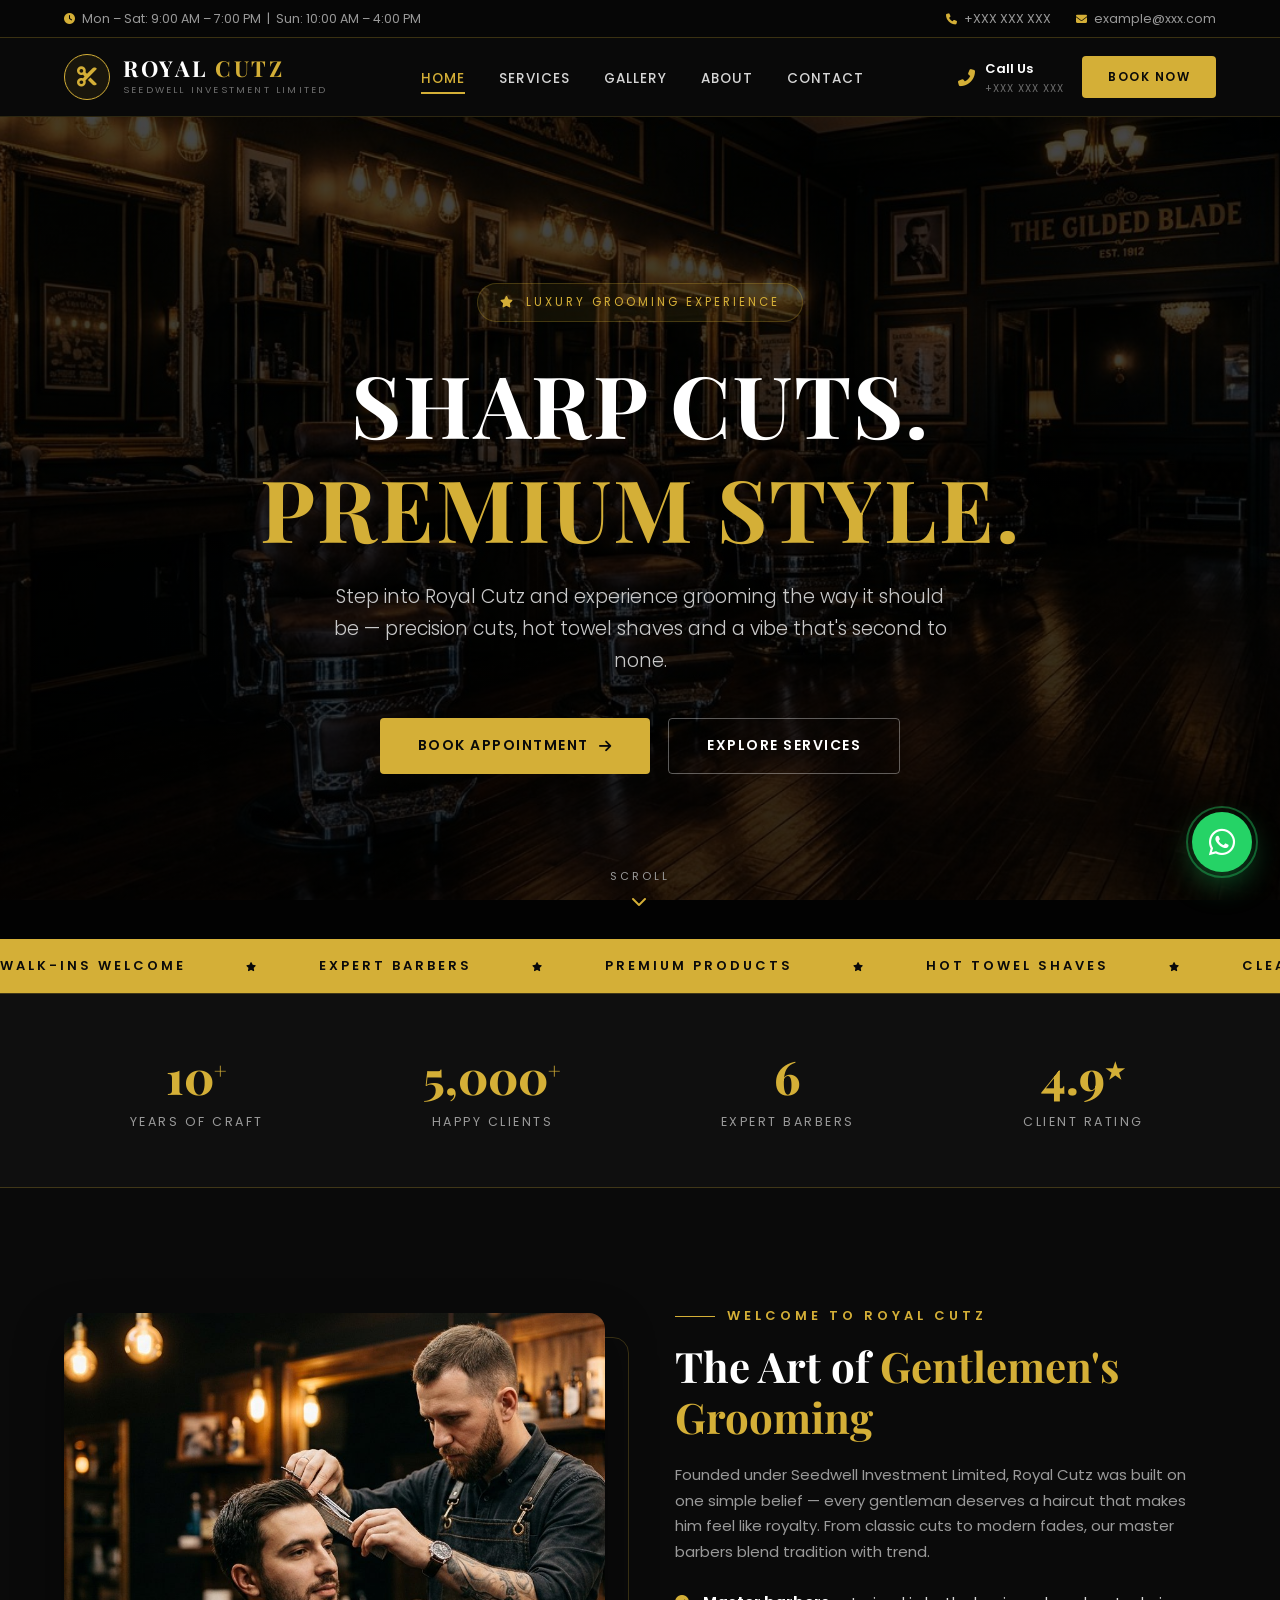
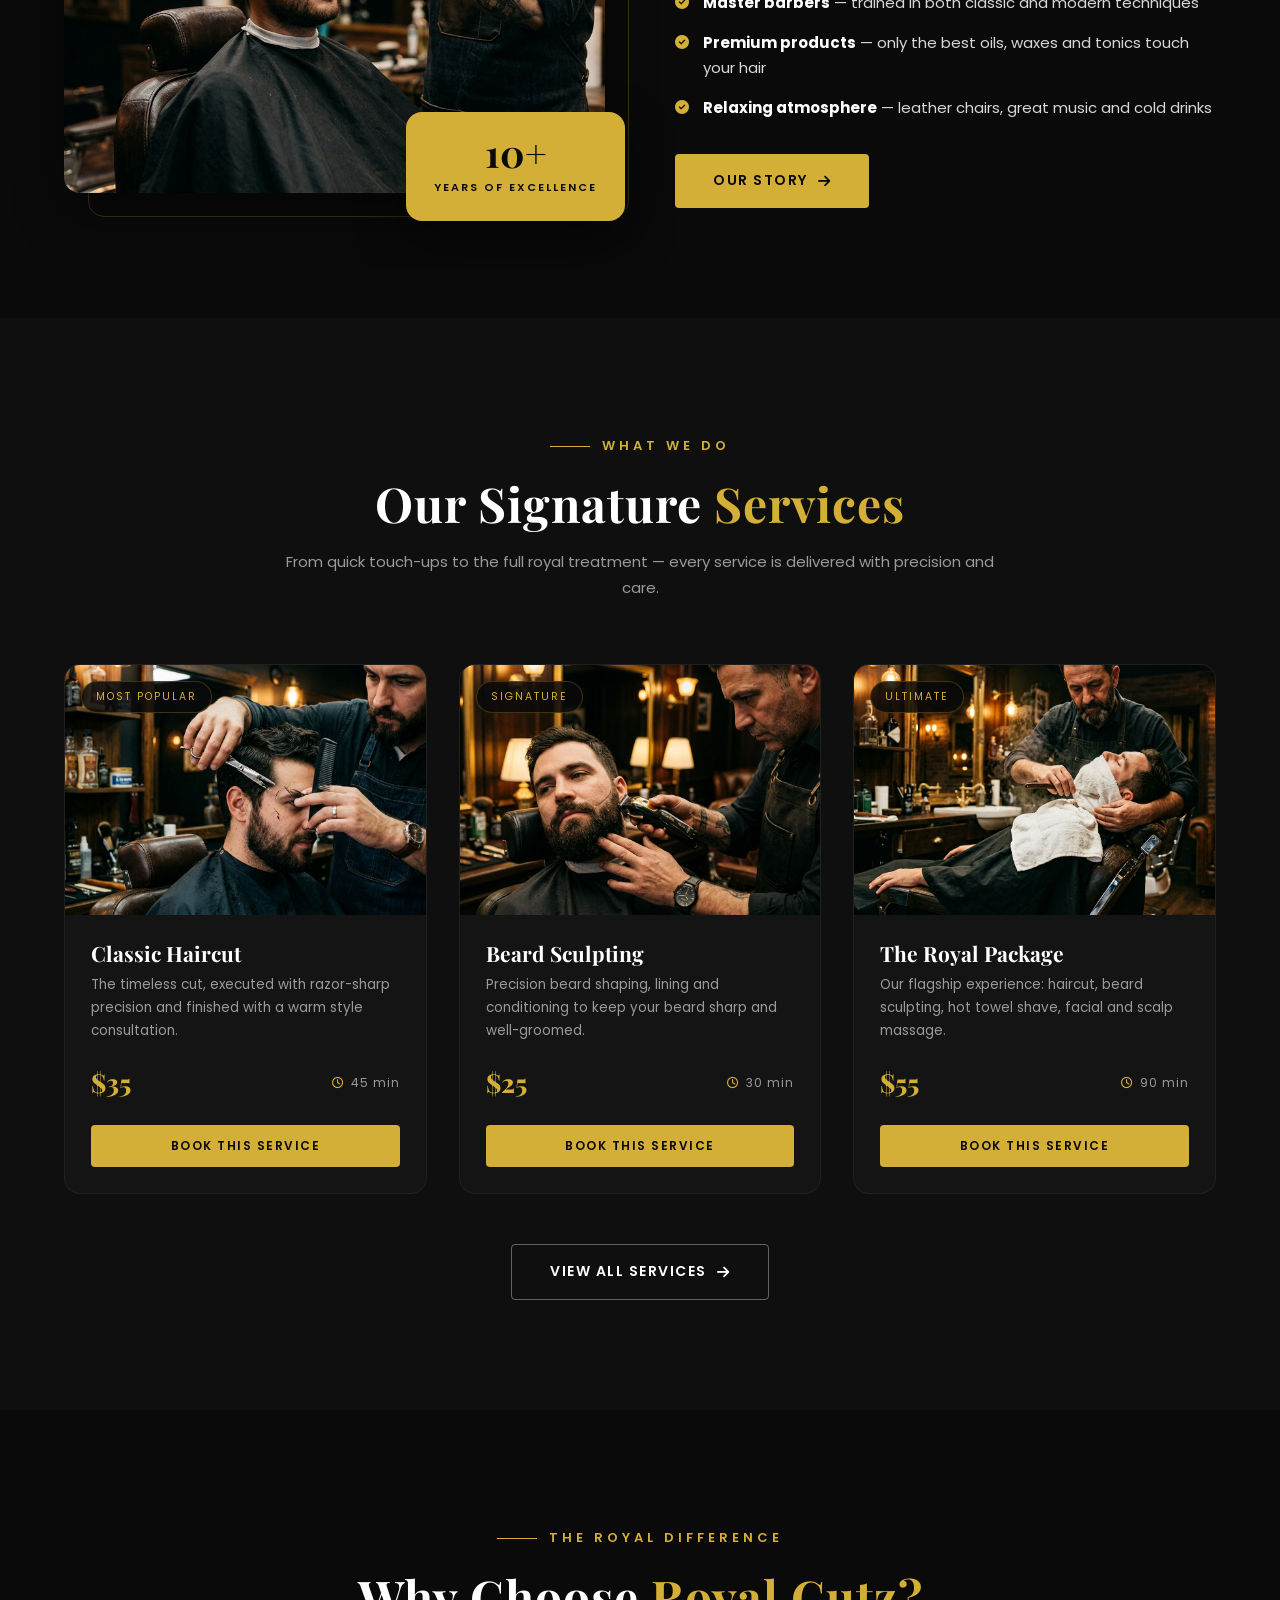
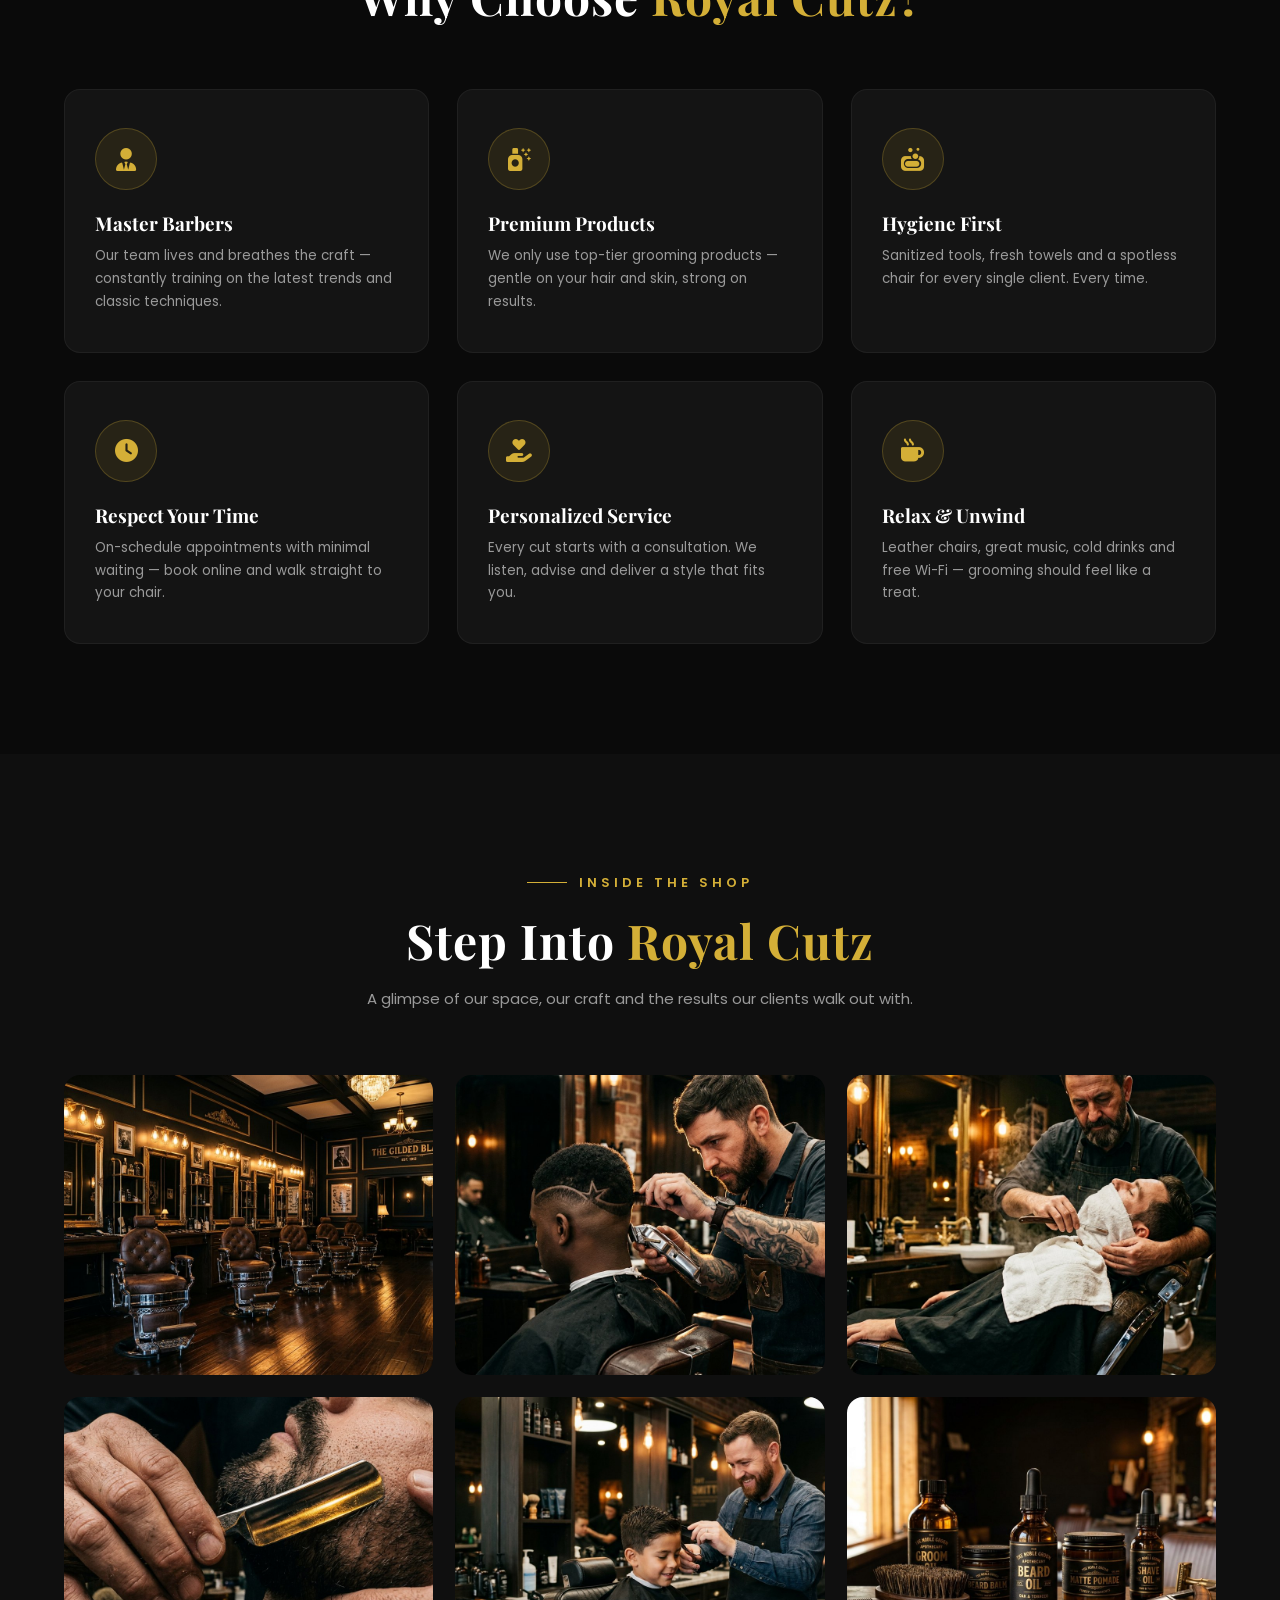
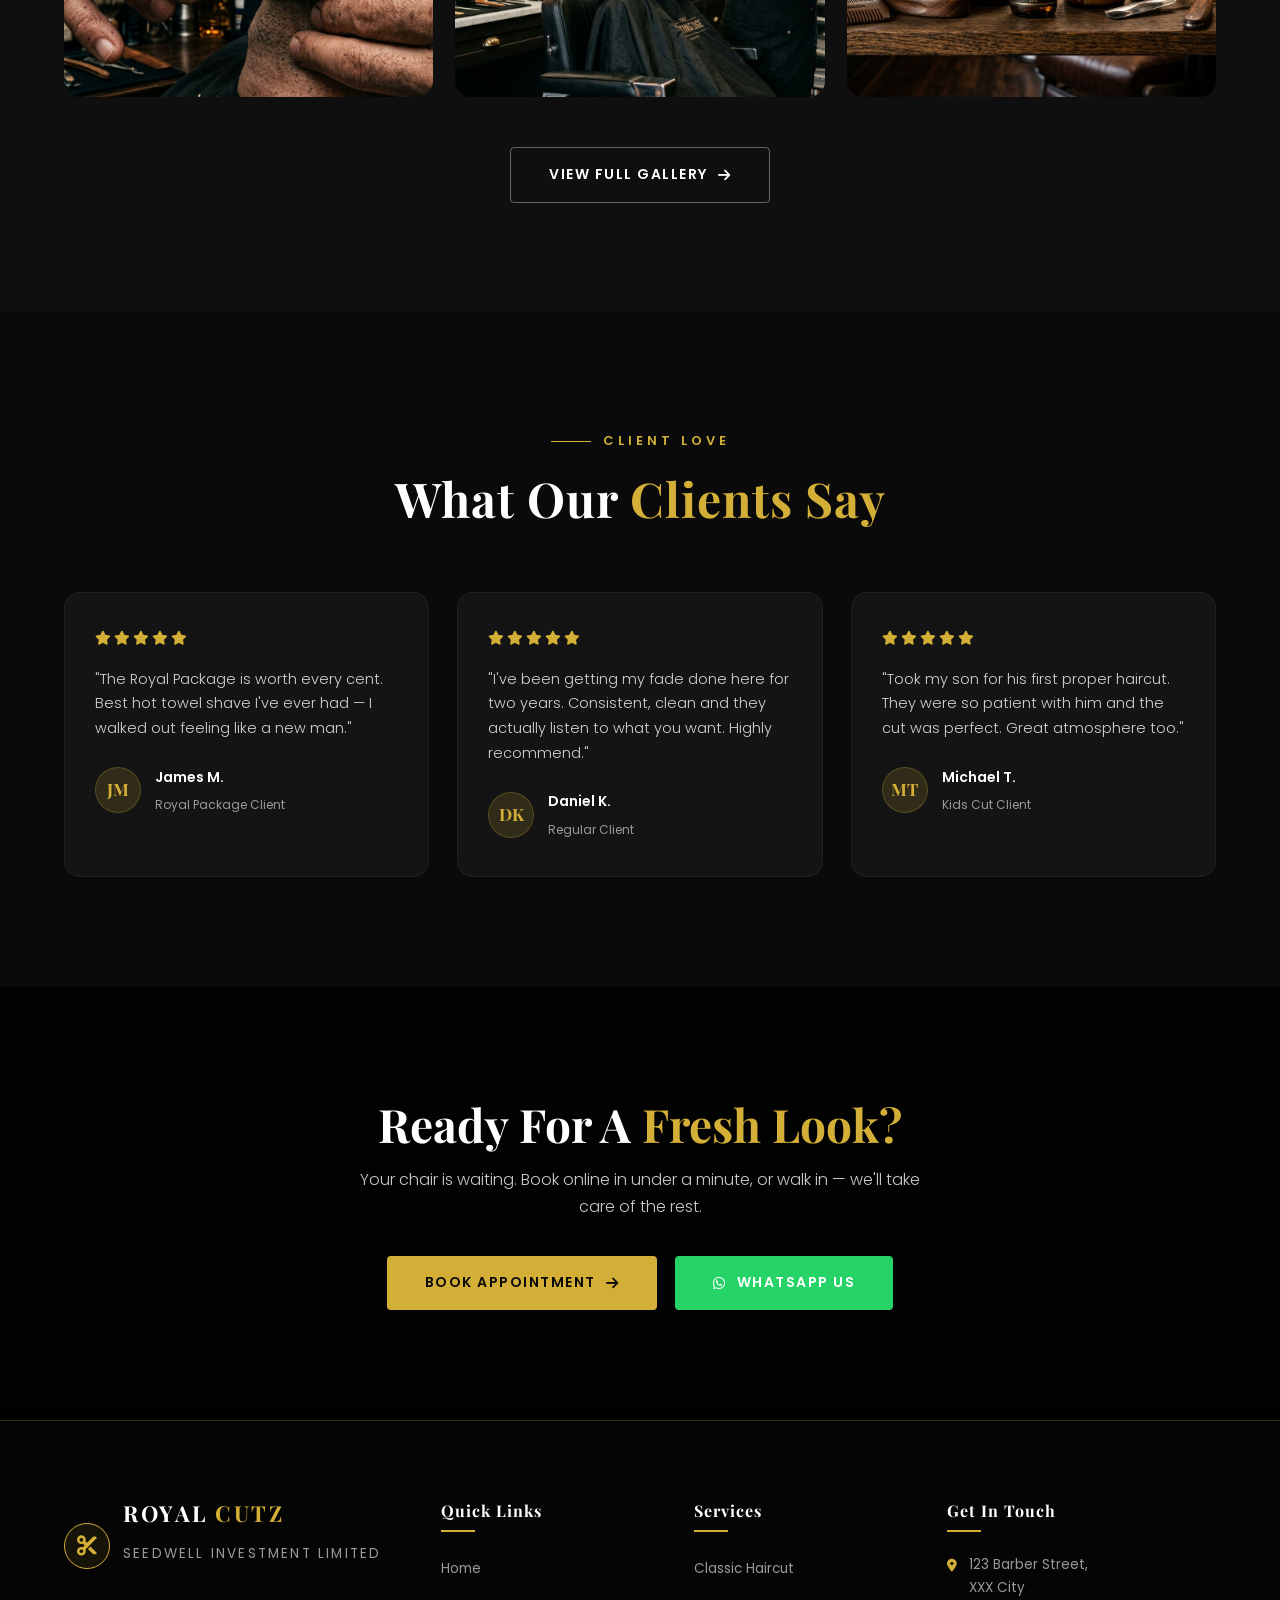
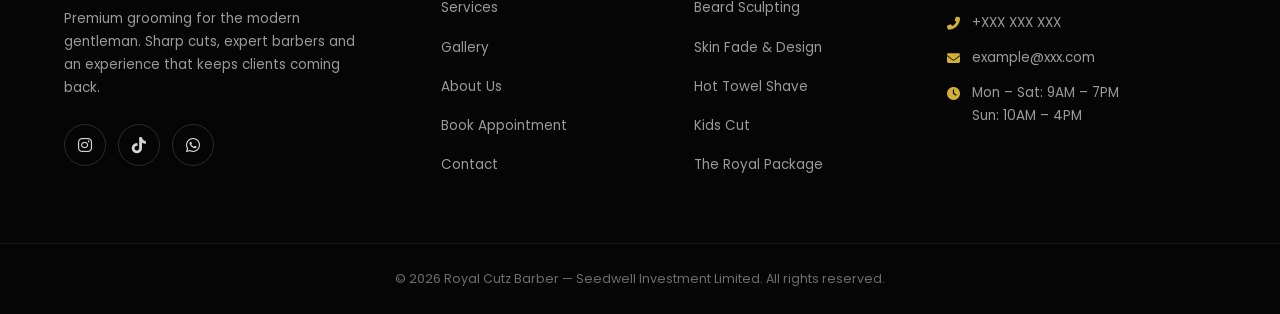
<file: index.html>
<!DOCTYPE html>
<html lang="en">
<head>
    <meta charset="UTF-8">
    <meta name="viewport" content="width=device-width, initial-scale=1.0">
    <title>Royal Cutz — Premium Barbershop | Seedwell Investment Limited</title>
    <meta name="description" content="Royal Cutz is a premium barbershop offering classic haircuts, beard sculpting, hot towel shaves and the royal grooming experience. Book your appointment today.">
    <meta name="theme-color" content="#0A0A0A">
    <meta property="og:title" content="Royal Cutz — Premium Barbershop">
    <meta property="og:description" content="Sharp cuts. Premium style. Book your appointment at Royal Cutz today.">
    <meta property="og:image" content="assets/images/hero.jpg">
    <meta property="og:type" content="website">
    <link rel="icon" type="image/svg+xml" href="assets/images/favicon.svg">
    <link rel="preconnect" href="https://fonts.googleapis.com">
    <link rel="preconnect" href="https://fonts.gstatic.com" crossorigin>
    <link href="https://fonts.googleapis.com/css2?family=Playfair+Display:wght@400;500;600;700;800&family=Poppins:wght@300;400;500;600;700&display=swap" rel="stylesheet">
    <link rel="stylesheet" href="https://cdnjs.cloudflare.com/ajax/libs/font-awesome/6.5.1/css/all.min.css">
    <link rel="stylesheet" href="assets/css/style.css">
</head>
<body>

    <!-- Top contact strip -->
    <div class="topbar">
        <div class="topbar-inner">
            <span><i class="fas fa-clock"></i>Mon – Sat: 9:00 AM – 7:00 PM &nbsp;|&nbsp; Sun: 10:00 AM – 4:00 PM</span>
            <span class="tb-right">
                <a href="tel:XXXXXXXXXXX"><i class="fas fa-phone"></i>+XXX XXX XXX</a>
                <a href="mailto:example@xxx.com" style="margin-left:22px"><i class="fas fa-envelope"></i>example@xxx.com</a>
            </span>
        </div>
    </div>

    <!-- Header -->
    <header class="site-header">
        <div class="nav-inner">
            <a href="index.html" class="brand">
                <span class="brand-icon"><i class="fas fa-cut"></i></span>
                <span>
                    <h1>ROYAL <span>CUTZ</span></h1>
                    <p>Seedwell Investment Limited</p>
                </span>
            </a>
            <nav>
                <ul class="nav-links">
                    <li><a href="index.html" class="active">Home</a></li>
                    <li><a href="services.html">Services</a></li>
                    <li><a href="gallery.html">Gallery</a></li>
                    <li><a href="about.html">About</a></li>
                    <li><a href="contact.html">Contact</a></li>
                </ul>
            </nav>
            <div class="nav-cta">
                <a href="tel:XXXXXXXXXXX" class="nav-phone"><i class="fas fa-phone-alt"></i><span>Call Us<small>+XXX XXX XXX</small></span></a>
                <a href="booking.html" class="btn btn-gold btn-sm">Book Now</a>
            </div>
            <button class="hamburger" id="hamburger" aria-label="Open menu">
                <span></span><span></span><span></span>
            </button>
        </div>
    </header>

    <!-- Mobile menu -->
    <div class="mobile-menu" id="mobileMenu">
        <a href="index.html" class="active">Home</a>
        <a href="services.html">Services</a>
        <a href="gallery.html">Gallery</a>
        <a href="about.html">About</a>
        <a href="booking.html">Book Now</a>
        <a href="contact.html">Contact</a>
        <a href="booking.html" class="btn btn-gold mm-cta">Book Appointment</a>
        <div class="mm-social">
            <a href="#" aria-label="Instagram"><i class="fab fa-instagram"></i></a>
            <a href="#" aria-label="TikTok"><i class="fab fa-tiktok"></i></a>
            <a href="#" aria-label="WhatsApp"><i class="fab fa-whatsapp"></i></a>
        </div>
    </div>

    <!-- Hero -->
    <section class="hero">
        <div class="hero-content">
            <span class="hero-badge"><i class="fas fa-star"></i> Luxury Grooming Experience</span>
            <h1>SHARP CUTS.<br><span>PREMIUM STYLE.</span></h1>
            <p>Step into Royal Cutz and experience grooming the way it should be — precision cuts, hot towel shaves and a vibe that's second to none.</p>
            <div class="hero-actions">
                <a href="booking.html" class="btn btn-gold">Book Appointment <i class="fas fa-arrow-right"></i></a>
                <a href="services.html" class="btn btn-outline">Explore Services</a>
            </div>
        </div>
        <a href="#stats" class="hero-scroll">Scroll <i class="fas fa-chevron-down"></i></a>
    </section>

    <!-- Marquee -->
    <div class="marquee">
        <div class="marquee-track">
            <span>Walk-Ins Welcome <i class="fas fa-star"></i> Expert Barbers <i class="fas fa-star"></i> Premium Products <i class="fas fa-star"></i> Hot Towel Shaves <i class="fas fa-star"></i> Clean Environment <i class="fas fa-star"></i> Walk-Ins Welcome <i class="fas fa-star"></i> Expert Barbers <i class="fas fa-star"></i> Premium Products <i class="fas fa-star"></i> Hot Towel Shaves <i class="fas fa-star"></i> Clean Environment <i class="fas fa-star"></i></span>
        </div>
    </div>

    <!-- Stats -->
    <section class="stats-bar" id="stats">
        <div class="container">
            <div class="stats-grid">
                <div class="stat reveal"><h3>10<sup>+</sup></h3><p>Years of Craft</p></div>
                <div class="stat reveal reveal-delay-1"><h3>5,000<sup>+</sup></h3><p>Happy Clients</p></div>
                <div class="stat reveal reveal-delay-2"><h3>6</h3><p>Expert Barbers</p></div>
                <div class="stat reveal reveal-delay-3"><h3>4.9<sup>★</sup></h3><p>Client Rating</p></div>
            </div>
        </div>
    </section>

    <!-- About preview -->
    <section class="section">
        <div class="container">
            <div class="split">
                <div class="split-media reveal">
                    <img src="assets/images/barber-working.jpg" alt="Barber at work in Royal Cutz barbershop">
                    <div class="exp-badge"><strong>10+</strong><span>Years of Excellence</span></div>
                </div>
                <div class="split-copy reveal reveal-delay-1">
                    <span class="eyebrow">Welcome to Royal Cutz</span>
                    <h2>The Art of <span>Gentlemen's Grooming</span></h2>
                    <p>Founded under Seedwell Investment Limited, Royal Cutz was built on one simple belief — every gentleman deserves a haircut that makes him feel like royalty. From classic cuts to modern fades, our master barbers blend tradition with trend.</p>
                    <ul class="split-list">
                        <li><i class="fas fa-check-circle"></i><span><strong>Master barbers</strong> — trained in both classic and modern techniques</span></li>
                        <li><i class="fas fa-check-circle"></i><span><strong>Premium products</strong> — only the best oils, waxes and tonics touch your hair</span></li>
                        <li><i class="fas fa-check-circle"></i><span><strong>Relaxing atmosphere</strong> — leather chairs, great music and cold drinks</span></li>
                    </ul>
                    <a href="about.html" class="btn btn-gold">Our Story <i class="fas fa-arrow-right"></i></a>
                </div>
            </div>
        </div>
    </section>

    <!-- Services preview -->
    <section class="section section-alt">
        <div class="container">
            <div class="section-head reveal">
                <span class="eyebrow">What We Do</span>
                <h2>Our Signature <span>Services</span></h2>
                <p>From quick touch-ups to the full royal treatment — every service is delivered with precision and care.</p>
            </div>
            <div class="services-grid">
                <div class="service-card reveal">
                    <div class="service-media">
                        <span class="service-tag">Most Popular</span>
                        <img src="assets/images/classic-haircut.jpg" alt="Classic haircut">
                    </div>
                    <div class="service-info">
                        <h3>Classic Haircut</h3>
                        <p>The timeless cut, executed with razor-sharp precision and finished with a warm style consultation.</p>
                        <div class="service-meta">
                            <span class="service-price">$35</span>
                            <span class="service-duration"><i class="far fa-clock"></i>45 min</span>
                        </div>
                        <button class="btn btn-gold" onclick="bookService('Classic Haircut')">Book This Service</button>
                    </div>
                </div>
                <div class="service-card reveal reveal-delay-1">
                    <div class="service-media">
                        <span class="service-tag">Signature</span>
                        <img src="assets/images/beard-trim.jpg" alt="Beard sculpting">
                    </div>
                    <div class="service-info">
                        <h3>Beard Sculpting</h3>
                        <p>Precision beard shaping, lining and conditioning to keep your beard sharp and well-groomed.</p>
                        <div class="service-meta">
                            <span class="service-price">$25</span>
                            <span class="service-duration"><i class="far fa-clock"></i>30 min</span>
                        </div>
                        <button class="btn btn-gold" onclick="bookService('Beard Sculpting')">Book This Service</button>
                    </div>
                </div>
                <div class="service-card reveal reveal-delay-2">
                    <div class="service-media">
                        <span class="service-tag">Ultimate</span>
                        <img src="assets/images/hot-towel-shave.jpg" alt="The Royal Package">
                    </div>
                    <div class="service-info">
                        <h3>The Royal Package</h3>
                        <p>Our flagship experience: haircut, beard sculpting, hot towel shave, facial and scalp massage.</p>
                        <div class="service-meta">
                            <span class="service-price">$55</span>
                            <span class="service-duration"><i class="far fa-clock"></i>90 min</span>
                        </div>
                        <button class="btn btn-gold" onclick="bookService('The Royal Package')">Book This Service</button>
                    </div>
                </div>
            </div>
            <div style="text-align:center;margin-top:50px" class="reveal">
                <a href="services.html" class="btn btn-outline">View All Services <i class="fas fa-arrow-right"></i></a>
            </div>
        </div>
    </section>

    <!-- Why choose us -->
    <section class="section">
        <div class="container">
            <div class="section-head reveal">
                <span class="eyebrow">The Royal Difference</span>
                <h2>Why Choose <span>Royal Cutz?</span></h2>
            </div>
            <div class="features-grid">
                <div class="feature-card reveal"><div class="feature-icon"><i class="fas fa-user-tie"></i></div><h3>Master Barbers</h3><p>Our team lives and breathes the craft — constantly training on the latest trends and classic techniques.</p></div>
                <div class="feature-card reveal reveal-delay-1"><div class="feature-icon"><i class="fas fa-spray-can-sparkles"></i></div><h3>Premium Products</h3><p>We only use top-tier grooming products — gentle on your hair and skin, strong on results.</p></div>
                <div class="feature-card reveal reveal-delay-2"><div class="feature-icon"><i class="fas fa-soap"></i></div><h3>Hygiene First</h3><p>Sanitized tools, fresh towels and a spotless chair for every single client. Every time.</p></div>
                <div class="feature-card reveal"><div class="feature-icon"><i class="fas fa-clock"></i></div><h3>Respect Your Time</h3><p>On-schedule appointments with minimal waiting — book online and walk straight to your chair.</p></div>
                <div class="feature-card reveal reveal-delay-1"><div class="feature-icon"><i class="fas fa-hand-holding-heart"></i></div><h3>Personalized Service</h3><p>Every cut starts with a consultation. We listen, advise and deliver a style that fits you.</p></div>
                <div class="feature-card reveal reveal-delay-2"><div class="feature-icon"><i class="fas fa-mug-hot"></i></div><h3>Relax & Unwind</h3><p>Leather chairs, great music, cold drinks and free Wi-Fi — grooming should feel like a treat.</p></div>
            </div>
        </div>
    </section>

    <!-- Gallery strip -->
    <section class="section section-alt">
        <div class="container">
            <div class="section-head reveal">
                <span class="eyebrow">Inside The Shop</span>
                <h2>Step Into <span>Royal Cutz</span></h2>
                <p>A glimpse of our space, our craft and the results our clients walk out with.</p>
            </div>
            <div class="gallery-grid">
                <a href="gallery.html" class="gallery-item reveal"><img src="assets/images/hero.jpg" alt="Royal Cutz interior"><span class="gallery-caption"><h4>The Chair Room</h4><span>Our Space</span></span></a>
                <a href="gallery.html" class="gallery-item reveal reveal-delay-1"><img src="assets/images/hair-design.jpg" alt="Skin fade with design"><span class="gallery-caption"><h4>Fade & Design</h4><span>Our Work</span></span></a>
                <a href="gallery.html" class="gallery-item reveal reveal-delay-2"><img src="assets/images/hot-towel-shave.jpg" alt="Hot towel shave"><span class="gallery-caption"><h4>Hot Towel Shave</h4><span>Signature</span></span></a>
                <a href="gallery.html" class="gallery-item reveal"><img src="assets/images/straight-razor.jpg" alt="Straight razor detail"><span class="gallery-caption"><h4>Precision Tools</h4><span>Our Craft</span></span></a>
                <a href="gallery.html" class="gallery-item reveal reveal-delay-1"><img src="assets/images/kids-cut.jpg" alt="Kids haircut"><span class="gallery-caption"><h4>Little Gentlemen</h4><span>Kids Cuts</span></span></a>
                <a href="gallery.html" class="gallery-item reveal reveal-delay-2"><img src="assets/images/products.jpg" alt="Premium grooming products"><span class="gallery-caption"><h4>Premium Products</h4><span>We Use</span></span></a>
            </div>
            <div style="text-align:center;margin-top:50px" class="reveal">
                <a href="gallery.html" class="btn btn-outline">View Full Gallery <i class="fas fa-arrow-right"></i></a>
            </div>
        </div>
    </section>

    <!-- Testimonials -->
    <section class="section">
        <div class="container">
            <div class="section-head reveal">
                <span class="eyebrow">Client Love</span>
                <h2>What Our <span>Clients Say</span></h2>
            </div>
            <div class="testimonials-grid">
                <div class="testimonial-card reveal">
                    <div class="testimonial-stars"><i class="fas fa-star"></i><i class="fas fa-star"></i><i class="fas fa-star"></i><i class="fas fa-star"></i><i class="fas fa-star"></i></div>
                    <blockquote>"The Royal Package is worth every cent. Best hot towel shave I've ever had — I walked out feeling like a new man."</blockquote>
                    <div class="testimonial-author"><span class="t-avatar">JM</span><span><span class="t-name">James M.</span><br><span class="t-role">Royal Package Client</span></span></div>
                </div>
                <div class="testimonial-card reveal reveal-delay-1">
                    <div class="testimonial-stars"><i class="fas fa-star"></i><i class="fas fa-star"></i><i class="fas fa-star"></i><i class="fas fa-star"></i><i class="fas fa-star"></i></div>
                    <blockquote>"I've been getting my fade done here for two years. Consistent, clean and they actually listen to what you want. Highly recommend."</blockquote>
                    <div class="testimonial-author"><span class="t-avatar">DK</span><span><span class="t-name">Daniel K.</span><br><span class="t-role">Regular Client</span></span></div>
                </div>
                <div class="testimonial-card reveal reveal-delay-2">
                    <div class="testimonial-stars"><i class="fas fa-star"></i><i class="fas fa-star"></i><i class="fas fa-star"></i><i class="fas fa-star"></i><i class="fas fa-star"></i></div>
                    <blockquote>"Took my son for his first proper haircut. They were so patient with him and the cut was perfect. Great atmosphere too."</blockquote>
                    <div class="testimonial-author"><span class="t-avatar">MT</span><span><span class="t-name">Michael T.</span><br><span class="t-role">Kids Cut Client</span></span></div>
                </div>
            </div>
        </div>
    </section>

    <!-- CTA banner -->
    <section class="cta-banner">
        <div class="container reveal">
            <h2>Ready For A <span>Fresh Look?</span></h2>
            <p>Your chair is waiting. Book online in under a minute, or walk in — we'll take care of the rest.</p>
            <div class="cta-actions">
                <a href="booking.html" class="btn btn-gold">Book Appointment <i class="fas fa-arrow-right"></i></a>
                <a href="#" class="btn btn-whatsapp" onclick="openWhatsApp(); return false;"><i class="fab fa-whatsapp"></i> WhatsApp Us</a>
            </div>
        </div>
    </section>

    <!-- Footer -->
    <footer class="site-footer">
        <div class="container">
            <div class="footer-grid">
                <div class="footer-brand">
                    <a href="index.html" class="brand">
                        <span class="brand-icon"><i class="fas fa-cut"></i></span>
                        <span><h1>ROYAL <span>CUTZ</span></h1><p>Seedwell Investment Limited</p></span>
                    </a>
                    <p>Premium grooming for the modern gentleman. Sharp cuts, expert barbers and an experience that keeps clients coming back.</p>
                    <div class="footer-social">
                        <a href="#" aria-label="Instagram"><i class="fab fa-instagram"></i></a>
                        <a href="#" aria-label="TikTok"><i class="fab fa-tiktok"></i></a>
                        <a href="#" aria-label="WhatsApp"><i class="fab fa-whatsapp"></i></a>
                    </div>
                </div>
                <div class="footer-col">
                    <h4>Quick Links</h4>
                    <ul>
                        <li><a href="index.html">Home</a></li>
                        <li><a href="services.html">Services</a></li>
                        <li><a href="gallery.html">Gallery</a></li>
                        <li><a href="about.html">About Us</a></li>
                        <li><a href="booking.html">Book Appointment</a></li>
                        <li><a href="contact.html">Contact</a></li>
                    </ul>
                </div>
                <div class="footer-col">
                    <h4>Services</h4>
                    <ul>
                        <li><a href="services.html">Classic Haircut</a></li>
                        <li><a href="services.html">Beard Sculpting</a></li>
                        <li><a href="services.html">Skin Fade & Design</a></li>
                        <li><a href="services.html">Hot Towel Shave</a></li>
                        <li><a href="services.html">Kids Cut</a></li>
                        <li><a href="services.html">The Royal Package</a></li>
                    </ul>
                </div>
                <div class="footer-col">
                    <h4>Get In Touch</h4>
                    <ul class="footer-contact">
                        <li><i class="fas fa-map-marker-alt"></i><span>123 Barber Street,<br>XXX City</span></li>
                        <li><i class="fas fa-phone-alt"></i><a href="tel:XXXXXXXXXXX">+XXX XXX XXX</a></li>
                        <li><i class="fas fa-envelope"></i><a href="mailto:example@xxx.com">example@xxx.com</a></li>
                        <li><i class="fas fa-clock"></i><span>Mon – Sat: 9AM – 7PM<br>Sun: 10AM – 4PM</span></li>
                    </ul>
                </div>
            </div>
        </div>
        <div class="footer-bottom">
            <div class="container">
                <p>© <span data-year>2026</span> Royal Cutz Barber — Seedwell Investment Limited. All rights reserved.</p>
            </div>
        </div>
    </footer>

    <a href="#" class="whatsapp-float" onclick="openWhatsApp(); return false;" aria-label="Chat on WhatsApp"><i class="fab fa-whatsapp"></i></a>
    <button class="to-top" id="toTop" aria-label="Back to top"><i class="fas fa-chevron-up"></i></button>

    <script src="assets/js/main.js"></script>
</body>
</html>
</file>
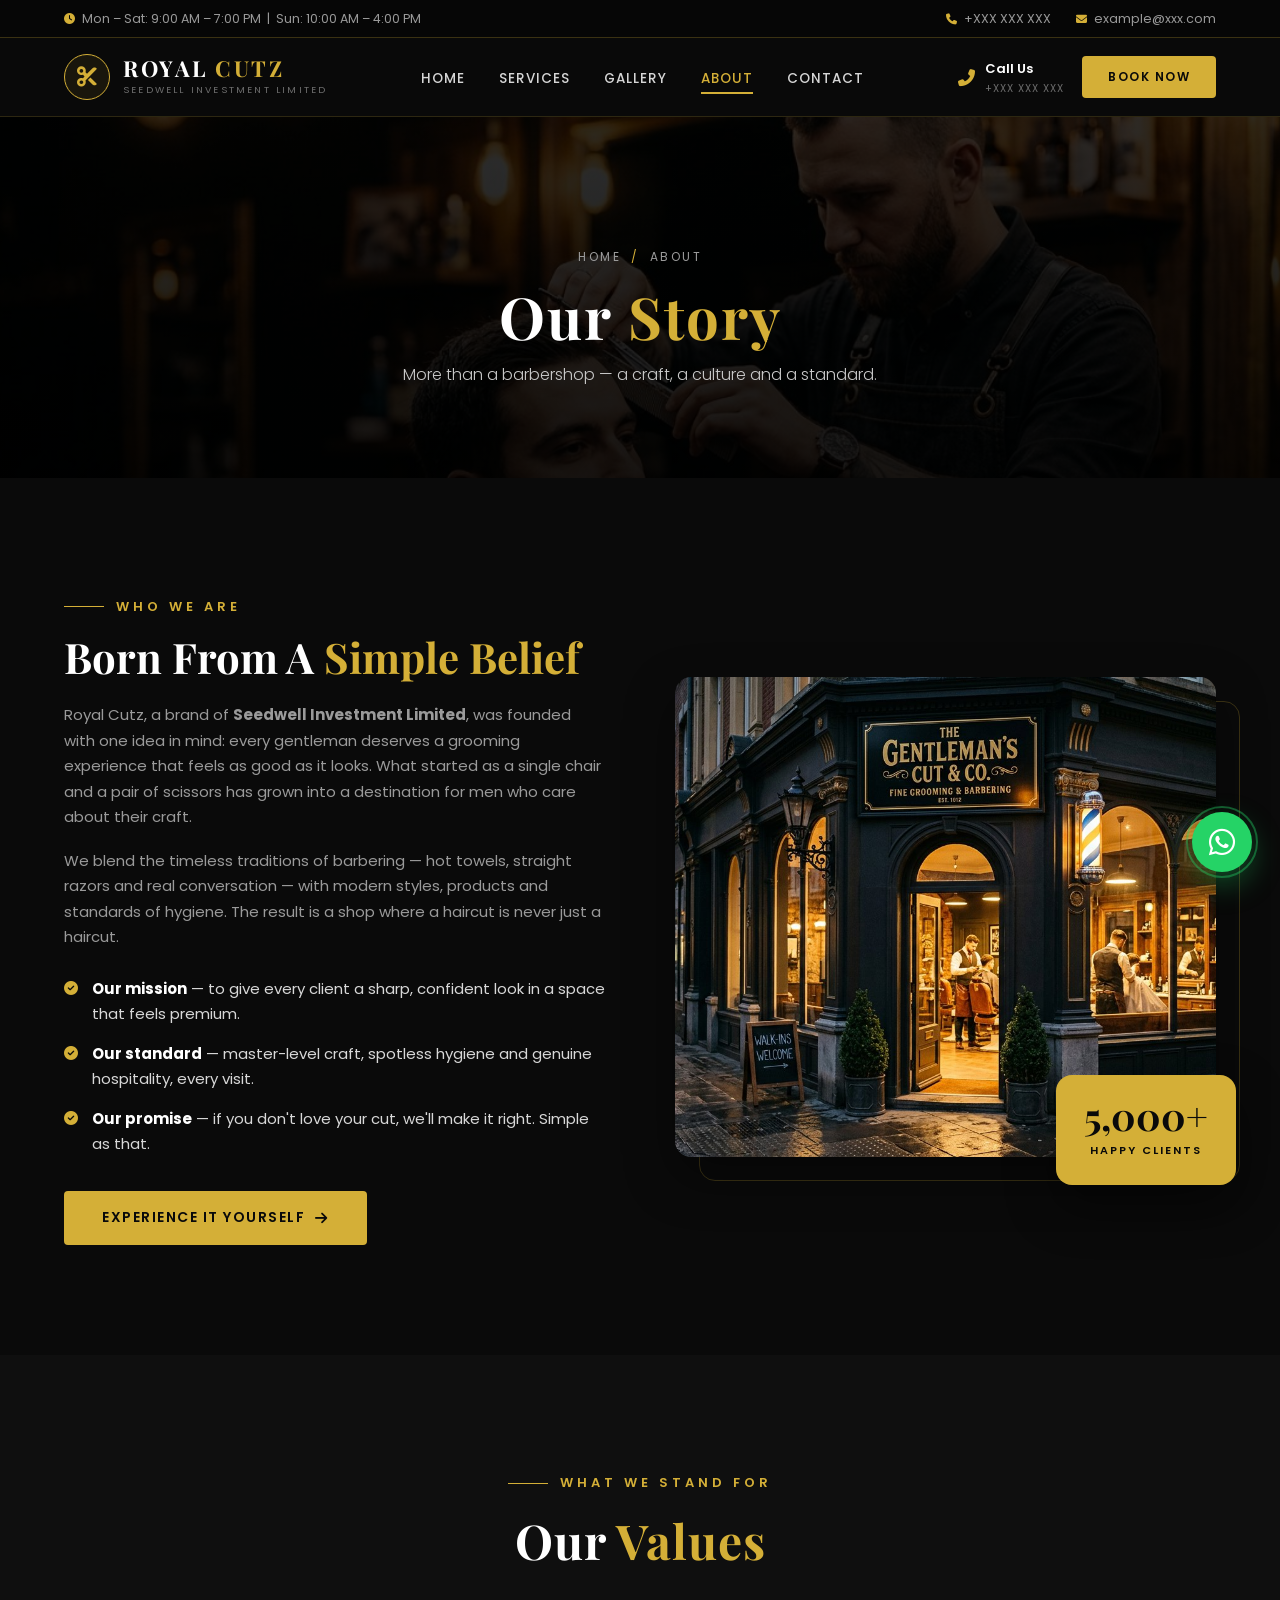
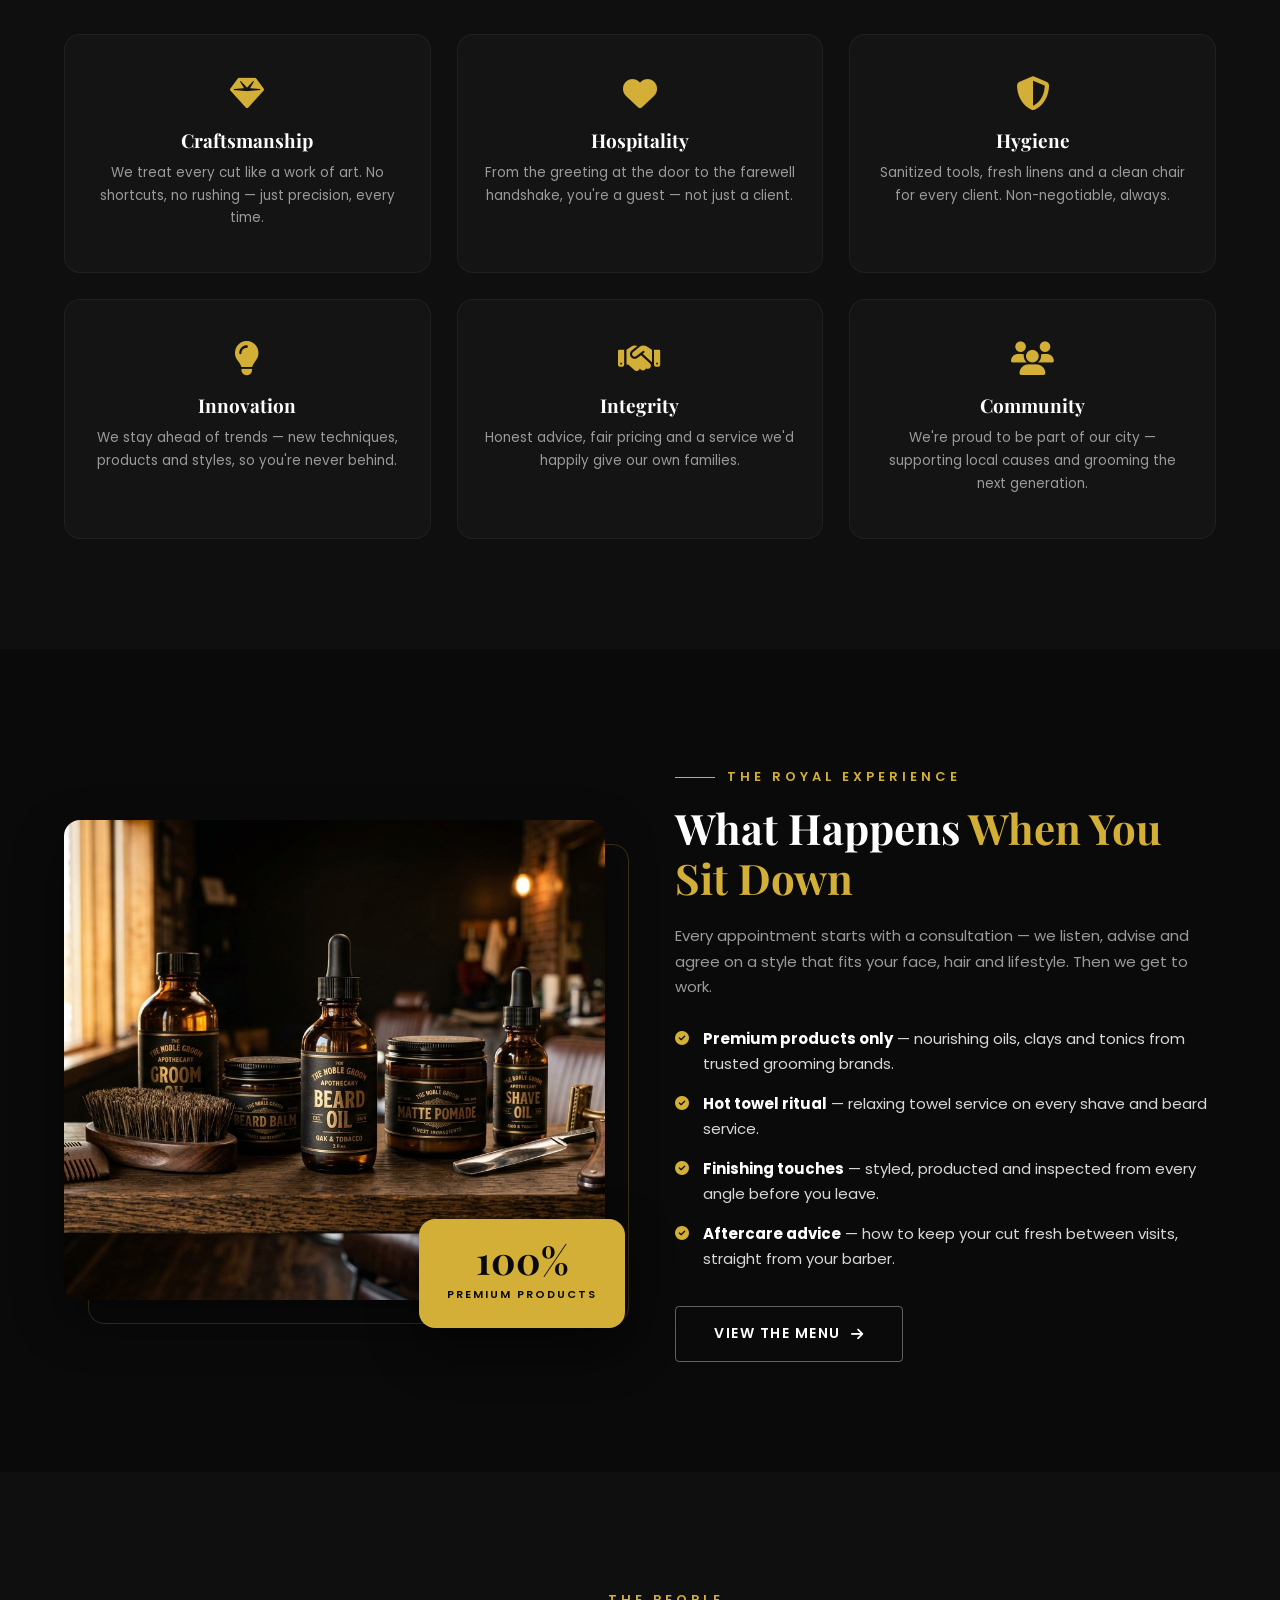
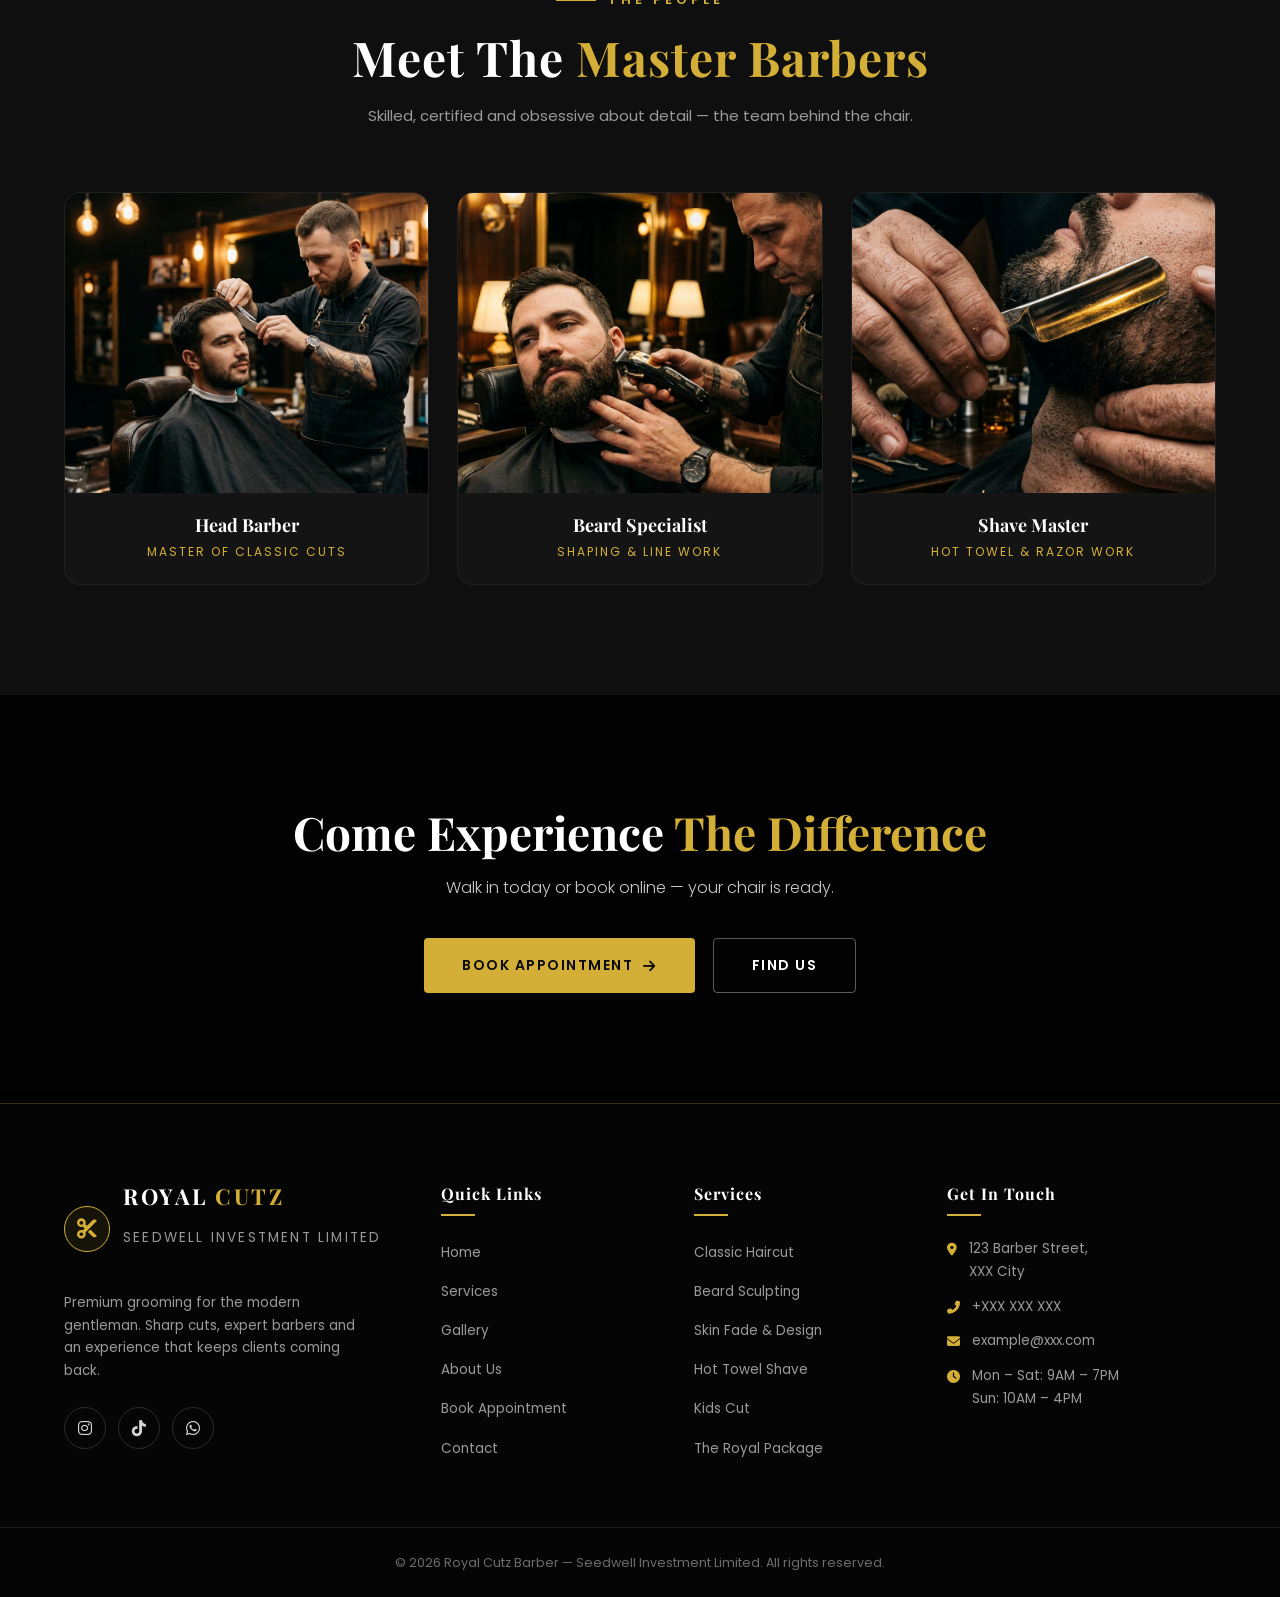
<file: about.html>
<!DOCTYPE html>
<html lang="en">
<head>
    <meta charset="UTF-8">
    <meta name="viewport" content="width=device-width, initial-scale=1.0">
    <title>About Us — Royal Cutz | Premium Barbershop</title>
    <meta name="description" content="Learn about Royal Cutz — a premium barbershop under Seedwell Investment Limited, built on craftsmanship, hygiene and hospitality.">
    <meta name="theme-color" content="#0A0A0A">
    <meta property="og:title" content="About Us — Royal Cutz">
    <meta property="og:description" content="The story behind Royal Cutz — a premium grooming experience.">
    <meta property="og:image" content="assets/images/barber-working.jpg">
    <link rel="icon" type="image/svg+xml" href="assets/images/favicon.svg">
    <link rel="preconnect" href="https://fonts.googleapis.com">
    <link rel="preconnect" href="https://fonts.gstatic.com" crossorigin>
    <link href="https://fonts.googleapis.com/css2?family=Playfair+Display:wght@400;500;600;700;800&family=Poppins:wght@300;400;500;600;700&display=swap" rel="stylesheet">
    <link rel="stylesheet" href="https://cdnjs.cloudflare.com/ajax/libs/font-awesome/6.5.1/css/all.min.css">
    <link rel="stylesheet" href="assets/css/style.css">
</head>
<body>

    <div class="topbar">
        <div class="topbar-inner">
            <span><i class="fas fa-clock"></i>Mon – Sat: 9:00 AM – 7:00 PM &nbsp;|&nbsp; Sun: 10:00 AM – 4:00 PM</span>
            <span class="tb-right">
                <a href="tel:XXXXXXXXXXX"><i class="fas fa-phone"></i>+XXX XXX XXX</a>
                <a href="mailto:example@xxx.com" style="margin-left:22px"><i class="fas fa-envelope"></i>example@xxx.com</a>
            </span>
        </div>
    </div>

    <header class="site-header">
        <div class="nav-inner">
            <a href="index.html" class="brand">
                <span class="brand-icon"><i class="fas fa-cut"></i></span>
                <span><h1>ROYAL <span>CUTZ</span></h1><p>Seedwell Investment Limited</p></span>
            </a>
            <nav>
                <ul class="nav-links">
                    <li><a href="index.html">Home</a></li>
                    <li><a href="services.html">Services</a></li>
                    <li><a href="gallery.html">Gallery</a></li>
                    <li><a href="about.html" class="active">About</a></li>
                    <li><a href="contact.html">Contact</a></li>
                </ul>
            </nav>
            <div class="nav-cta">
                <a href="tel:XXXXXXXXXXX" class="nav-phone"><i class="fas fa-phone-alt"></i><span>Call Us<small>+XXX XXX XXX</small></span></a>
                <a href="booking.html" class="btn btn-gold btn-sm">Book Now</a>
            </div>
            <button class="hamburger" id="hamburger" aria-label="Open menu"><span></span><span></span><span></span></button>
        </div>
    </header>

    <div class="mobile-menu" id="mobileMenu">
        <a href="index.html">Home</a>
        <a href="services.html">Services</a>
        <a href="gallery.html">Gallery</a>
        <a href="about.html" class="active">About</a>
        <a href="booking.html">Book Now</a>
        <a href="contact.html">Contact</a>
        <a href="booking.html" class="btn btn-gold mm-cta">Book Appointment</a>
        <div class="mm-social">
            <a href="#" aria-label="Instagram"><i class="fab fa-instagram"></i></a>
            <a href="#" aria-label="TikTok"><i class="fab fa-tiktok"></i></a>
            <a href="#" aria-label="WhatsApp"><i class="fab fa-whatsapp"></i></a>
        </div>
    </div>

    <!-- Page hero -->
    <section class="page-hero" style="background-image:url('assets/images/barber-working.jpg')">
        <div class="container">
            <div class="crumbs"><a href="index.html">Home</a><span class="sep">/</span><span>About</span></div>
            <h1>Our <span>Story</span></h1>
            <p>More than a barbershop — a craft, a culture and a standard.</p>
        </div>
    </section>

    <!-- Story -->
    <section class="section">
        <div class="container">
            <div class="split">
                <div class="split-copy reveal">
                    <span class="eyebrow">Who We Are</span>
                    <h2>Born From A <span>Simple Belief</span></h2>
                    <p>Royal Cutz, a brand of <strong>Seedwell Investment Limited</strong>, was founded with one idea in mind: every gentleman deserves a grooming experience that feels as good as it looks. What started as a single chair and a pair of scissors has grown into a destination for men who care about their craft.</p>
                    <p>We blend the timeless traditions of barbering — hot towels, straight razors and real conversation — with modern styles, products and standards of hygiene. The result is a shop where a haircut is never just a haircut.</p>
                    <ul class="split-list">
                        <li><i class="fas fa-check-circle"></i><span><strong>Our mission</strong> — to give every client a sharp, confident look in a space that feels premium.</span></li>
                        <li><i class="fas fa-check-circle"></i><span><strong>Our standard</strong> — master-level craft, spotless hygiene and genuine hospitality, every visit.</span></li>
                        <li><i class="fas fa-check-circle"></i><span><strong>Our promise</strong> — if you don't love your cut, we'll make it right. Simple as that.</span></li>
                    </ul>
                    <a href="booking.html" class="btn btn-gold">Experience It Yourself <i class="fas fa-arrow-right"></i></a>
                </div>
                <div class="split-media reveal reveal-delay-1">
                    <img src="assets/images/shop-front.jpg" alt="Royal Cutz barbershop front">
                    <div class="exp-badge"><strong>5,000+</strong><span>Happy Clients</span></div>
                </div>
            </div>
        </div>
    </section>

    <!-- Values -->
    <section class="section section-alt">
        <div class="container">
            <div class="section-head reveal">
                <span class="eyebrow">What We Stand For</span>
                <h2>Our <span>Values</span></h2>
            </div>
            <div class="values-grid">
                <div class="value-card feature-card reveal"><i class="fas fa-gem"></i><h3>Craftsmanship</h3><p>We treat every cut like a work of art. No shortcuts, no rushing — just precision, every time.</p></div>
                <div class="value-card feature-card reveal reveal-delay-1"><i class="fas fa-heart"></i><h3>Hospitality</h3><p>From the greeting at the door to the farewell handshake, you're a guest — not just a client.</p></div>
                <div class="value-card feature-card reveal reveal-delay-2"><i class="fas fa-shield-halved"></i><h3>Hygiene</h3><p>Sanitized tools, fresh linens and a clean chair for every client. Non-negotiable, always.</p></div>
                <div class="value-card feature-card reveal"><i class="fas fa-lightbulb"></i><h3>Innovation</h3><p>We stay ahead of trends — new techniques, products and styles, so you're never behind.</p></div>
                <div class="value-card feature-card reveal reveal-delay-1"><i class="fas fa-handshake"></i><h3>Integrity</h3><p>Honest advice, fair pricing and a service we'd happily give our own families.</p></div>
                <div class="value-card feature-card reveal reveal-delay-2"><i class="fas fa-users"></i><h3>Community</h3><p>We're proud to be part of our city — supporting local causes and grooming the next generation.</p></div>
            </div>
        </div>
    </section>

    <!-- The experience -->
    <section class="section">
        <div class="container">
            <div class="split">
                <div class="split-media reveal">
                    <img src="assets/images/products.jpg" alt="Premium grooming products used at Royal Cutz">
                    <div class="exp-badge"><strong>100%</strong><span>Premium Products</span></div>
                </div>
                <div class="split-copy reveal reveal-delay-1">
                    <span class="eyebrow">The Royal Experience</span>
                    <h2>What Happens <span>When You Sit Down</span></h2>
                    <p>Every appointment starts with a consultation — we listen, advise and agree on a style that fits your face, hair and lifestyle. Then we get to work.</p>
                    <ul class="split-list">
                        <li><i class="fas fa-check-circle"></i><span><strong>Premium products only</strong> — nourishing oils, clays and tonics from trusted grooming brands.</span></li>
                        <li><i class="fas fa-check-circle"></i><span><strong>Hot towel ritual</strong> — relaxing towel service on every shave and beard service.</span></li>
                        <li><i class="fas fa-check-circle"></i><span><strong>Finishing touches</strong> — styled, producted and inspected from every angle before you leave.</span></li>
                        <li><i class="fas fa-check-circle"></i><span><strong>Aftercare advice</strong> — how to keep your cut fresh between visits, straight from your barber.</span></li>
                    </ul>
                    <a href="services.html" class="btn btn-outline">View The Menu <i class="fas fa-arrow-right"></i></a>
                </div>
            </div>
        </div>
    </section>

    <!-- Team -->
    <section class="section section-alt">
        <div class="container">
            <div class="section-head reveal">
                <span class="eyebrow">The People</span>
                <h2>Meet The <span>Master Barbers</span></h2>
                <p>Skilled, certified and obsessive about detail — the team behind the chair.</p>
            </div>
            <div class="team-grid">
                <div class="team-card reveal">
                    <img src="assets/images/barber-working.jpg" alt="Master barber at work">
                    <div class="team-info"><h3>Head Barber</h3><p>Master of Classic Cuts</p></div>
                </div>
                <div class="team-card reveal reveal-delay-1">
                    <img src="assets/images/beard-trim.jpg" alt="Beard specialist at work">
                    <div class="team-info"><h3>Beard Specialist</h3><p>Shaping & Line Work</p></div>
                </div>
                <div class="team-card reveal reveal-delay-2">
                    <img src="assets/images/straight-razor.jpg" alt="Barber performing a straight razor shave">
                    <div class="team-info"><h3>Shave Master</h3><p>Hot Towel & Razor Work</p></div>
                </div>
            </div>
        </div>
    </section>

    <!-- CTA -->
    <section class="cta-banner">
        <div class="container reveal">
            <h2>Come Experience <span>The Difference</span></h2>
            <p>Walk in today or book online — your chair is ready.</p>
            <div class="cta-actions">
                <a href="booking.html" class="btn btn-gold">Book Appointment <i class="fas fa-arrow-right"></i></a>
                <a href="contact.html" class="btn btn-outline">Find Us</a>
            </div>
        </div>
    </section>

    <footer class="site-footer">
        <div class="container">
            <div class="footer-grid">
                <div class="footer-brand">
                    <a href="index.html" class="brand"><span class="brand-icon"><i class="fas fa-cut"></i></span><span><h1>ROYAL <span>CUTZ</span></h1><p>Seedwell Investment Limited</p></span></a>
                    <p>Premium grooming for the modern gentleman. Sharp cuts, expert barbers and an experience that keeps clients coming back.</p>
                    <div class="footer-social">
                        <a href="#" aria-label="Instagram"><i class="fab fa-instagram"></i></a>
                        <a href="#" aria-label="TikTok"><i class="fab fa-tiktok"></i></a>
                        <a href="#" aria-label="WhatsApp"><i class="fab fa-whatsapp"></i></a>
                    </div>
                </div>
                <div class="footer-col">
                    <h4>Quick Links</h4>
                    <ul>
                        <li><a href="index.html">Home</a></li>
                        <li><a href="services.html">Services</a></li>
                        <li><a href="gallery.html">Gallery</a></li>
                        <li><a href="about.html">About Us</a></li>
                        <li><a href="booking.html">Book Appointment</a></li>
                        <li><a href="contact.html">Contact</a></li>
                    </ul>
                </div>
                <div class="footer-col">
                    <h4>Services</h4>
                    <ul>
                        <li><a href="services.html">Classic Haircut</a></li>
                        <li><a href="services.html">Beard Sculpting</a></li>
                        <li><a href="services.html">Skin Fade & Design</a></li>
                        <li><a href="services.html">Hot Towel Shave</a></li>
                        <li><a href="services.html">Kids Cut</a></li>
                        <li><a href="services.html">The Royal Package</a></li>
                    </ul>
                </div>
                <div class="footer-col">
                    <h4>Get In Touch</h4>
                    <ul class="footer-contact">
                        <li><i class="fas fa-map-marker-alt"></i><span>123 Barber Street,<br>XXX City</span></li>
                        <li><i class="fas fa-phone-alt"></i><a href="tel:XXXXXXXXXXX">+XXX XXX XXX</a></li>
                        <li><i class="fas fa-envelope"></i><a href="mailto:example@xxx.com">example@xxx.com</a></li>
                        <li><i class="fas fa-clock"></i><span>Mon – Sat: 9AM – 7PM<br>Sun: 10AM – 4PM</span></li>
                    </ul>
                </div>
            </div>
        </div>
        <div class="footer-bottom">
            <div class="container"><p>© <span data-year>2026</span> Royal Cutz Barber — Seedwell Investment Limited. All rights reserved.</p></div>
        </div>
    </footer>

    <a href="#" class="whatsapp-float" onclick="openWhatsApp(); return false;" aria-label="Chat on WhatsApp"><i class="fab fa-whatsapp"></i></a>
    <button class="to-top" id="toTop" aria-label="Back to top"><i class="fas fa-chevron-up"></i></button>

    <script src="assets/js/main.js"></script>
</body>
</html>
</file>
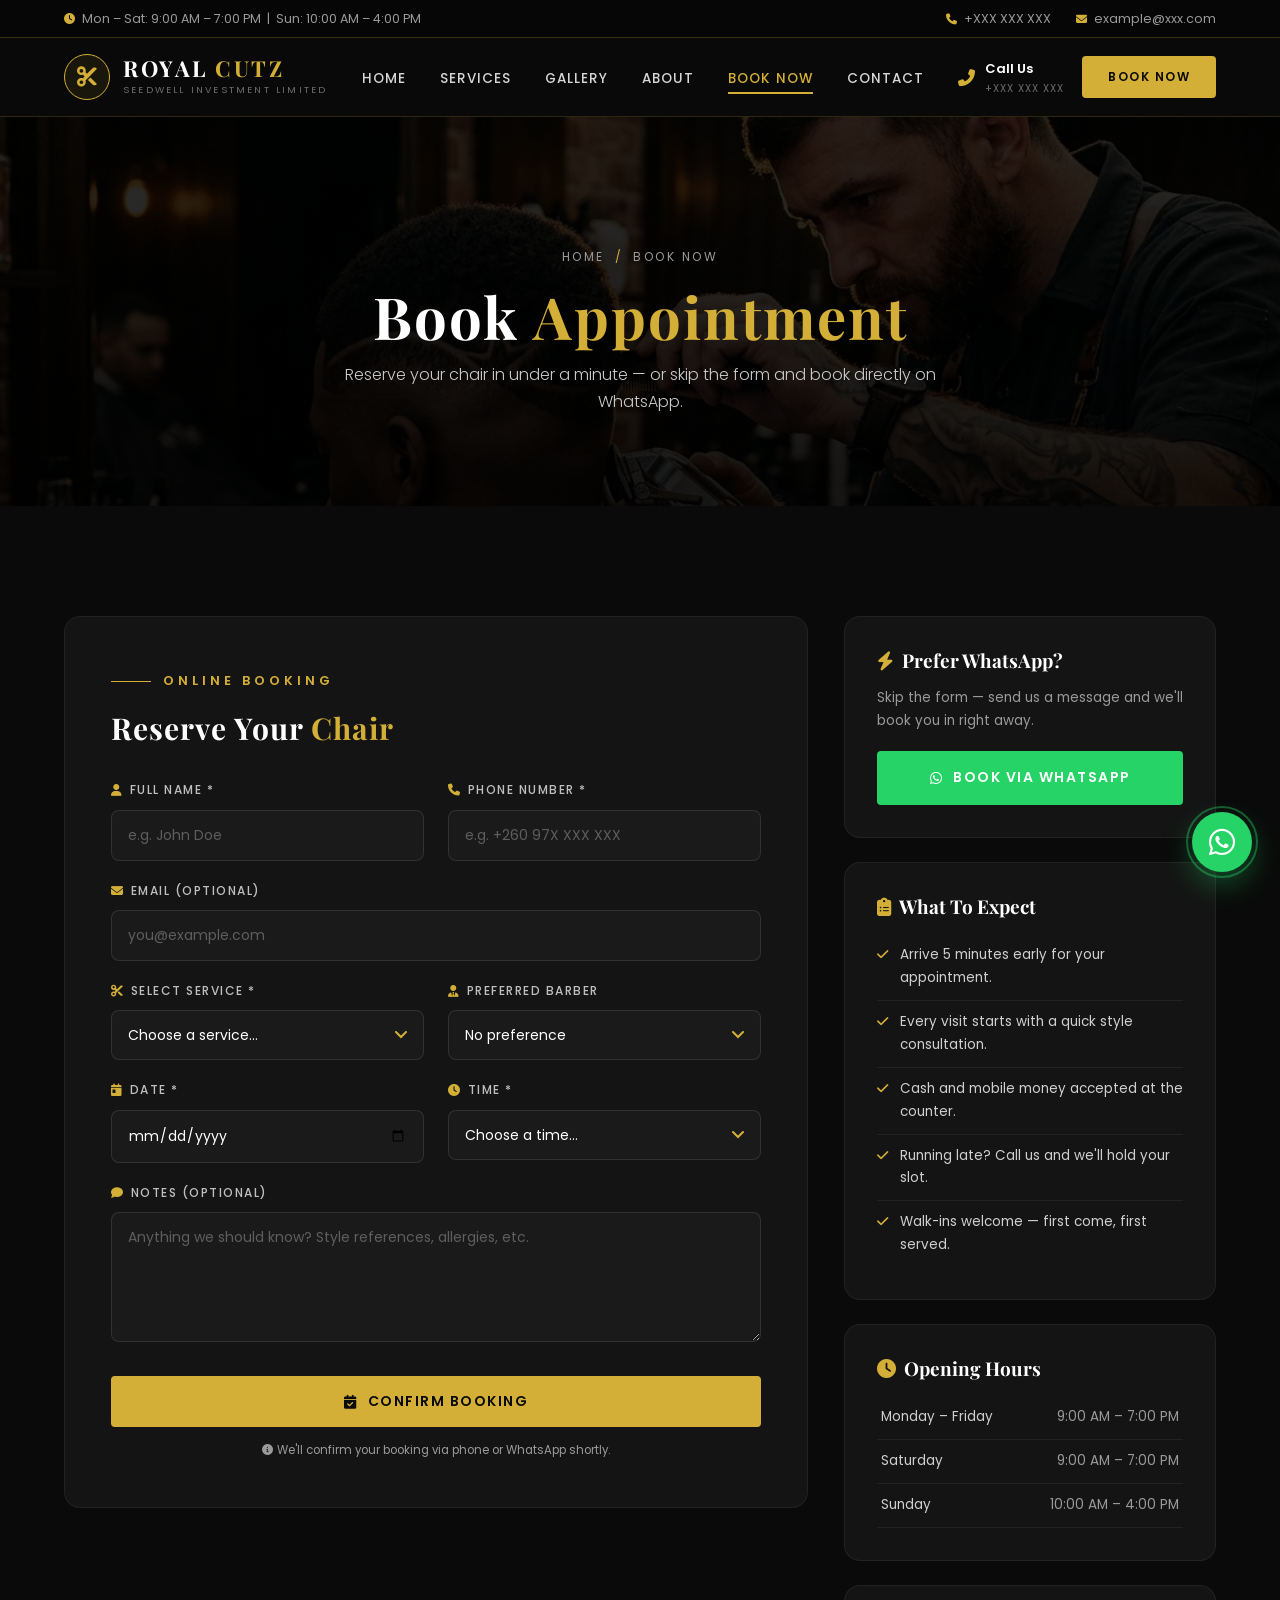
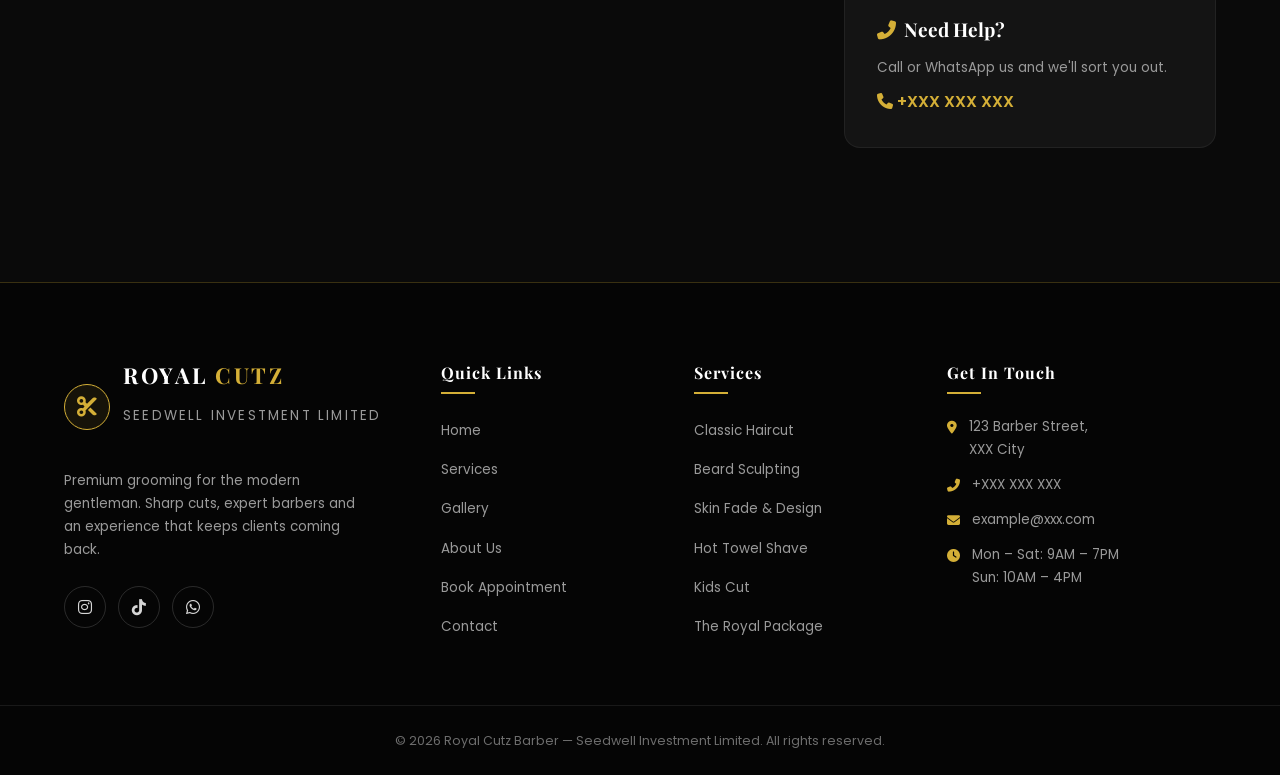
<file: booking.html>
<!DOCTYPE html>
<html lang="en">
<head>
    <meta charset="UTF-8">
    <meta name="viewport" content="width=device-width, initial-scale=1.0">
    <title>Book Appointment — Royal Cutz | Premium Barbershop</title>
    <meta name="description" content="Book your appointment at Royal Cutz in under a minute. Choose your service, barber, date and time — or book directly on WhatsApp.">
    <meta name="theme-color" content="#0A0A0A">
    <meta property="og:title" content="Book Appointment — Royal Cutz">
    <meta property="og:description" content="Reserve your chair at Royal Cutz — fast online booking.">
    <meta property="og:image" content="assets/images/hero.jpg">
    <link rel="icon" type="image/svg+xml" href="assets/images/favicon.svg">
    <link rel="preconnect" href="https://fonts.googleapis.com">
    <link rel="preconnect" href="https://fonts.gstatic.com" crossorigin>
    <link href="https://fonts.googleapis.com/css2?family=Playfair+Display:wght@400;500;600;700;800&family=Poppins:wght@300;400;500;600;700&display=swap" rel="stylesheet">
    <link rel="stylesheet" href="https://cdnjs.cloudflare.com/ajax/libs/font-awesome/6.5.1/css/all.min.css">
    <link rel="stylesheet" href="assets/css/style.css">
</head>
<body>

    <div class="topbar">
        <div class="topbar-inner">
            <span><i class="fas fa-clock"></i>Mon – Sat: 9:00 AM – 7:00 PM &nbsp;|&nbsp; Sun: 10:00 AM – 4:00 PM</span>
            <span class="tb-right">
                <a href="tel:XXXXXXXXXXX"><i class="fas fa-phone"></i>+XXX XXX XXX</a>
                <a href="mailto:example@xxx.com" style="margin-left:22px"><i class="fas fa-envelope"></i>example@xxx.com</a>
            </span>
        </div>
    </div>

    <header class="site-header">
        <div class="nav-inner">
            <a href="index.html" class="brand">
                <span class="brand-icon"><i class="fas fa-cut"></i></span>
                <span><h1>ROYAL <span>CUTZ</span></h1><p>Seedwell Investment Limited</p></span>
            </a>
            <nav>
                <ul class="nav-links">
                    <li><a href="index.html">Home</a></li>
                    <li><a href="services.html">Services</a></li>
                    <li><a href="gallery.html">Gallery</a></li>
                    <li><a href="about.html">About</a></li>
                    <li><a href="booking.html" class="active">Book Now</a></li>
                    <li><a href="contact.html">Contact</a></li>
                </ul>
            </nav>
            <div class="nav-cta">
                <a href="tel:XXXXXXXXXXX" class="nav-phone"><i class="fas fa-phone-alt"></i><span>Call Us<small>+XXX XXX XXX</small></span></a>
                <a href="booking.html" class="btn btn-gold btn-sm">Book Now</a>
            </div>
            <button class="hamburger" id="hamburger" aria-label="Open menu"><span></span><span></span><span></span></button>
        </div>
    </header>

    <div class="mobile-menu" id="mobileMenu">
        <a href="index.html">Home</a>
        <a href="services.html">Services</a>
        <a href="gallery.html">Gallery</a>
        <a href="about.html">About</a>
        <a href="booking.html" class="active">Book Now</a>
        <a href="contact.html">Contact</a>
        <a href="booking.html" class="btn btn-gold mm-cta">Book Appointment</a>
        <div class="mm-social">
            <a href="#" aria-label="Instagram"><i class="fab fa-instagram"></i></a>
            <a href="#" aria-label="TikTok"><i class="fab fa-tiktok"></i></a>
            <a href="#" aria-label="WhatsApp"><i class="fab fa-whatsapp"></i></a>
        </div>
    </div>

    <!-- Page hero -->
    <section class="page-hero" style="background-image:url('assets/images/hair-design.jpg')">
        <div class="container">
            <div class="crumbs"><a href="index.html">Home</a><span class="sep">/</span><span>Book Now</span></div>
            <h1>Book <span>Appointment</span></h1>
            <p>Reserve your chair in under a minute — or skip the form and book directly on WhatsApp.</p>
        </div>
    </section>

    <!-- Booking -->
    <section class="section">
        <div class="container">
            <div class="booking-layout">

                <!-- Form column -->
                <div>
                    <div class="form-card reveal">
                        <div class="section-head" style="text-align:left;margin:0 0 34px">
                            <span class="eyebrow">Online Booking</span>
                            <h2 style="font-size:30px">Reserve Your <span>Chair</span></h2>
                        </div>
                        <form id="bookingForm" novalidate>
                            <div class="form-grid">
                                <div class="field">
                                    <label for="name"><i class="fas fa-user"></i>Full Name *</label>
                                    <input type="text" id="name" name="name" placeholder="e.g. John Doe" required>
                                </div>
                                <div class="field">
                                    <label for="phone"><i class="fas fa-phone"></i>Phone Number *</label>
                                    <input type="tel" id="phone" name="phone" placeholder="e.g. +260 97X XXX XXX" required>
                                </div>
                                <div class="field full">
                                    <label for="email"><i class="fas fa-envelope"></i>Email (optional)</label>
                                    <input type="email" id="email" name="email" placeholder="you@example.com">
                                </div>
                                <div class="field">
                                    <label for="service"><i class="fas fa-cut"></i>Select Service *</label>
                                    <select id="service" name="service" required>
                                        <option value="" disabled selected>Choose a service…</option>
                                        <option value="Classic Haircut">Classic Haircut — $35</option>
                                        <option value="Beard Sculpting">Beard Sculpting — $25</option>
                                        <option value="Skin Fade & Design">Skin Fade & Design — $40</option>
                                        <option value="Hot Towel Shave">Hot Towel Shave — $30</option>
                                        <option value="Kids Cut">Kids Cut — $25</option>
                                        <option value="The Royal Package">The Royal Package — $55</option>
                                    </select>
                                </div>
                                <div class="field">
                                    <label for="barber"><i class="fas fa-user-tie"></i>Preferred Barber</label>
                                    <select id="barber" name="barber">
                                        <option value="No preference" selected>No preference</option>
                                        <option value="Head Barber">Head Barber — Classic Cuts</option>
                                        <option value="Beard Specialist">Beard Specialist — Shaping</option>
                                        <option value="Shave Master">Shave Master — Razor Work</option>
                                    </select>
                                </div>
                                <div class="field">
                                    <label for="date"><i class="fas fa-calendar-day"></i>Date *</label>
                                    <input type="date" id="date" name="date" required>
                                </div>
                                <div class="field">
                                    <label for="time"><i class="fas fa-clock"></i>Time *</label>
                                    <select id="time" name="time" required>
                                        <option value="" disabled selected>Choose a time…</option>
                                        <option>9:00 AM</option><option>9:30 AM</option>
                                        <option>10:00 AM</option><option>10:30 AM</option>
                                        <option>11:00 AM</option><option>11:30 AM</option>
                                        <option>12:00 PM</option><option>12:30 PM</option>
                                        <option>1:00 PM</option><option>1:30 PM</option>
                                        <option>2:00 PM</option><option>2:30 PM</option>
                                        <option>3:00 PM</option><option>3:30 PM</option>
                                        <option>4:00 PM</option><option>4:30 PM</option>
                                        <option>5:00 PM</option><option>5:30 PM</option>
                                        <option>6:00 PM</option><option>6:30 PM</option>
                                    </select>
                                </div>
                                <div class="field full">
                                    <label for="notes"><i class="fas fa-comment"></i>Notes (optional)</label>
                                    <textarea id="notes" name="notes" placeholder="Anything we should know? Style references, allergies, etc."></textarea>
                                </div>
                            </div>
                            <button type="submit" class="btn btn-gold btn-block" style="margin-top:6px"><i class="fas fa-calendar-check"></i> Confirm Booking</button>
                            <p class="field-note" style="text-align:center;margin-top:14px"><i class="fas fa-info-circle"></i> We'll confirm your booking via phone or WhatsApp shortly.</p>
                        </form>

                        <!-- Success panel -->
                        <div class="success-panel" id="bookingSuccess">
                            <div class="success-icon"><i class="fas fa-check"></i></div>
                            <h3>Booking Received!</h3>
                            <p>Thank you — your appointment request has been submitted. We'll confirm it shortly via phone or WhatsApp.</p>
                            <ul class="side-list" id="bookingSummary" style="text-align:left;max-width:420px;margin:0 auto 26px"></ul>
                            <div style="display:flex;gap:14px;justify-content:center;flex-wrap:wrap">
                                <a href="#" class="btn btn-whatsapp" id="waConfirm" target="_blank" rel="noopener"><i class="fab fa-whatsapp"></i> Confirm via WhatsApp</a>
                                <button class="btn btn-outline" id="bookAgain"><i class="fas fa-redo"></i> Book Another</button>
                            </div>
                        </div>
                    </div>
                </div>

                <!-- Sidebar -->
                <aside>
                    <div class="side-card reveal reveal-delay-1">
                        <h3><i class="fas fa-bolt"></i>Prefer WhatsApp?</h3>
                        <p style="color:var(--muted);font-size:13.5px;margin-bottom:18px">Skip the form — send us a message and we'll book you in right away.</p>
                        <a href="#" class="btn btn-whatsapp btn-block" onclick="openWhatsApp(); return false;"><i class="fab fa-whatsapp"></i> Book via WhatsApp</a>
                    </div>
                    <div class="side-card reveal reveal-delay-2">
                        <h3><i class="fas fa-clipboard-list"></i>What To Expect</h3>
                        <ul class="side-list">
                            <li><i class="fas fa-check"></i><span>Arrive 5 minutes early for your appointment.</span></li>
                            <li><i class="fas fa-check"></i><span>Every visit starts with a quick style consultation.</span></li>
                            <li><i class="fas fa-check"></i><span>Cash and mobile money accepted at the counter.</span></li>
                            <li><i class="fas fa-check"></i><span>Running late? Call us and we'll hold your slot.</span></li>
                            <li><i class="fas fa-check"></i><span>Walk-ins welcome — first come, first served.</span></li>
                        </ul>
                    </div>
                    <div class="side-card reveal reveal-delay-3">
                        <h3><i class="fas fa-clock"></i>Opening Hours</h3>
                        <table class="hours-table">
                            <tr><td>Monday – Friday</td><td>9:00 AM – 7:00 PM</td></tr>
                            <tr><td>Saturday</td><td>9:00 AM – 7:00 PM</td></tr>
                            <tr><td>Sunday</td><td>10:00 AM – 4:00 PM</td></tr>
                        </table>
                    </div>
                    <div class="side-card reveal reveal-delay-3">
                        <h3><i class="fas fa-phone-alt"></i>Need Help?</h3>
                        <p style="color:var(--muted);font-size:13.5px;margin-bottom:8px">Call or WhatsApp us and we'll sort you out.</p>
                        <a href="tel:XXXXXXXXXXX" style="color:var(--gold);font-weight:600;font-size:16px"><i class="fas fa-phone"></i> +XXX XXX XXX</a>
                    </div>
                </aside>
            </div>
        </div>
    </section>

    <footer class="site-footer">
        <div class="container">
            <div class="footer-grid">
                <div class="footer-brand">
                    <a href="index.html" class="brand"><span class="brand-icon"><i class="fas fa-cut"></i></span><span><h1>ROYAL <span>CUTZ</span></h1><p>Seedwell Investment Limited</p></span></a>
                    <p>Premium grooming for the modern gentleman. Sharp cuts, expert barbers and an experience that keeps clients coming back.</p>
                    <div class="footer-social">
                        <a href="#" aria-label="Instagram"><i class="fab fa-instagram"></i></a>
                        <a href="#" aria-label="TikTok"><i class="fab fa-tiktok"></i></a>
                        <a href="#" aria-label="WhatsApp"><i class="fab fa-whatsapp"></i></a>
                    </div>
                </div>
                <div class="footer-col">
                    <h4>Quick Links</h4>
                    <ul>
                        <li><a href="index.html">Home</a></li>
                        <li><a href="services.html">Services</a></li>
                        <li><a href="gallery.html">Gallery</a></li>
                        <li><a href="about.html">About Us</a></li>
                        <li><a href="booking.html">Book Appointment</a></li>
                        <li><a href="contact.html">Contact</a></li>
                    </ul>
                </div>
                <div class="footer-col">
                    <h4>Services</h4>
                    <ul>
                        <li><a href="services.html">Classic Haircut</a></li>
                        <li><a href="services.html">Beard Sculpting</a></li>
                        <li><a href="services.html">Skin Fade & Design</a></li>
                        <li><a href="services.html">Hot Towel Shave</a></li>
                        <li><a href="services.html">Kids Cut</a></li>
                        <li><a href="services.html">The Royal Package</a></li>
                    </ul>
                </div>
                <div class="footer-col">
                    <h4>Get In Touch</h4>
                    <ul class="footer-contact">
                        <li><i class="fas fa-map-marker-alt"></i><span>123 Barber Street,<br>XXX City</span></li>
                        <li><i class="fas fa-phone-alt"></i><a href="tel:XXXXXXXXXXX">+XXX XXX XXX</a></li>
                        <li><i class="fas fa-envelope"></i><a href="mailto:example@xxx.com">example@xxx.com</a></li>
                        <li><i class="fas fa-clock"></i><span>Mon – Sat: 9AM – 7PM<br>Sun: 10AM – 4PM</span></li>
                    </ul>
                </div>
            </div>
        </div>
        <div class="footer-bottom">
            <div class="container"><p>© <span data-year>2026</span> Royal Cutz Barber — Seedwell Investment Limited. All rights reserved.</p></div>
        </div>
    </footer>

    <a href="#" class="whatsapp-float" onclick="openWhatsApp(); return false;" aria-label="Chat on WhatsApp"><i class="fab fa-whatsapp"></i></a>
    <button class="to-top" id="toTop" aria-label="Back to top"><i class="fas fa-chevron-up"></i></button>

    <script src="assets/js/main.js"></script>
</body>
</html>
</file>
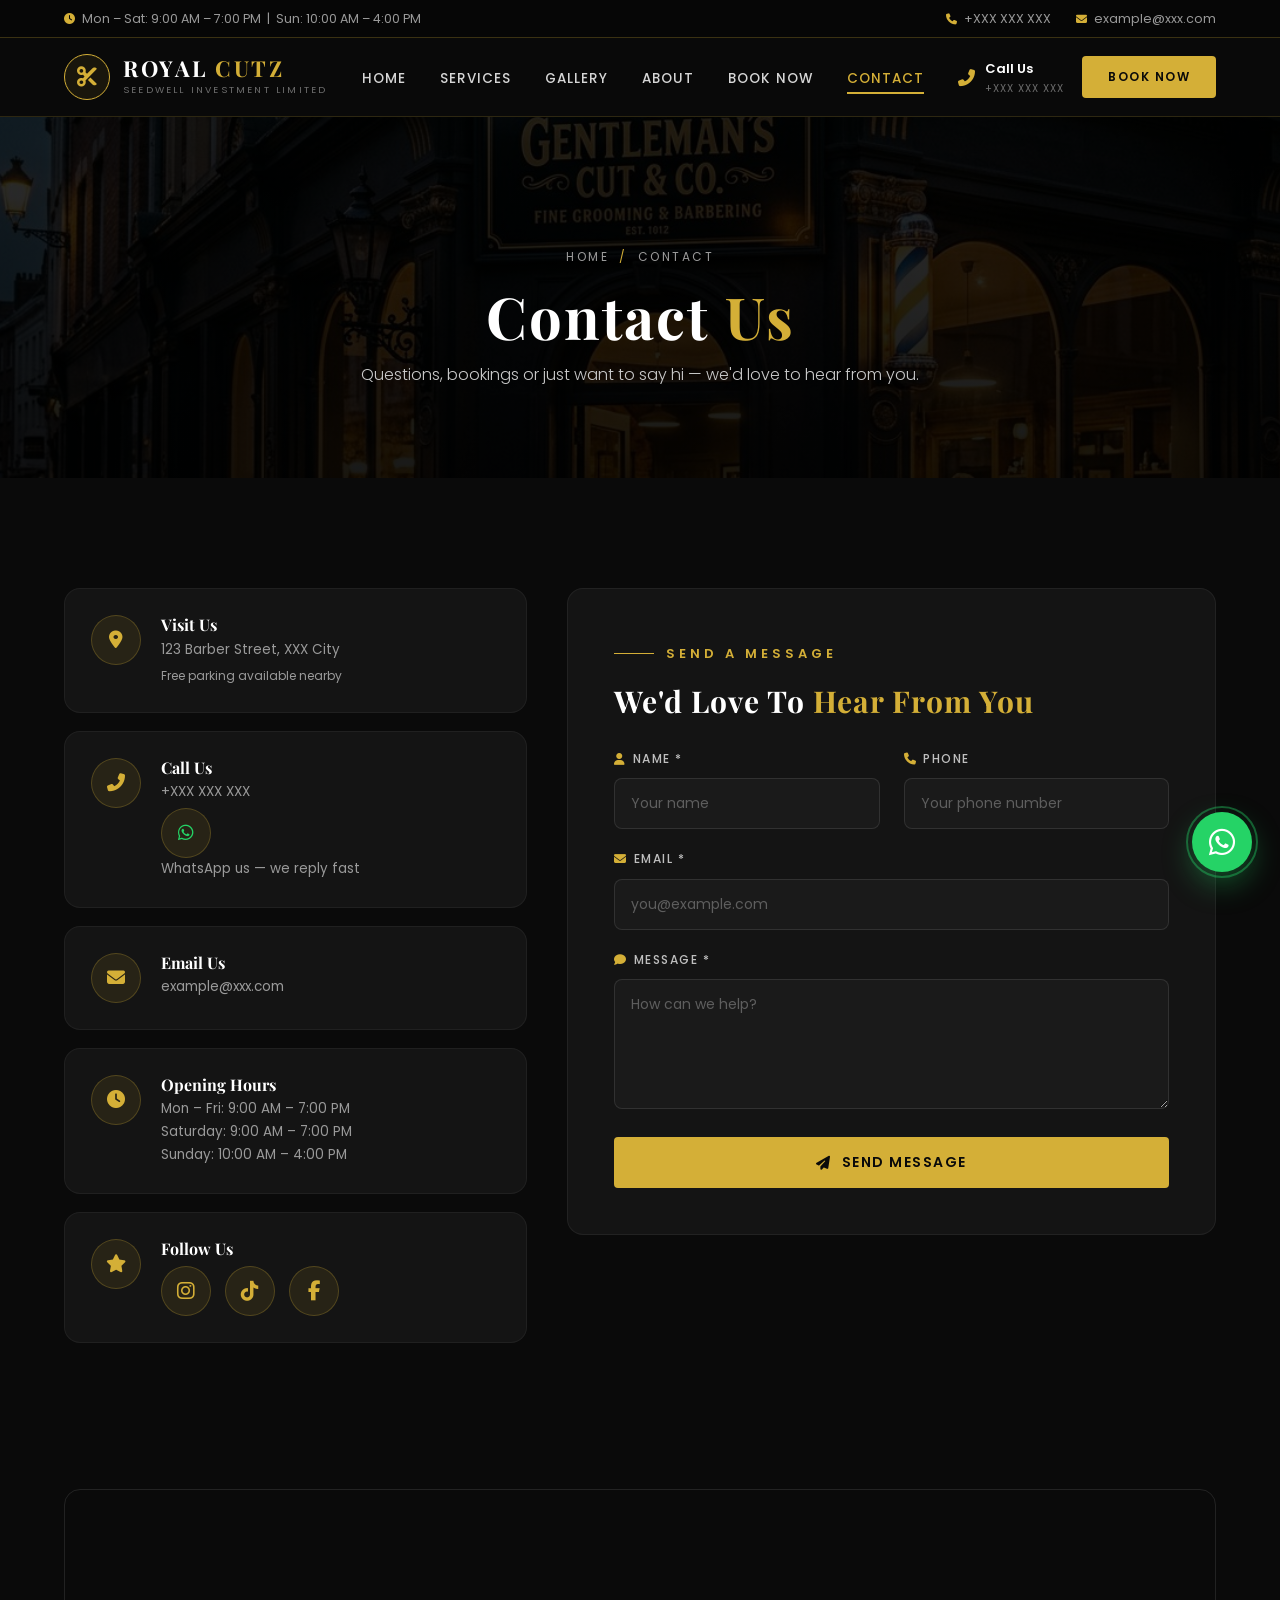
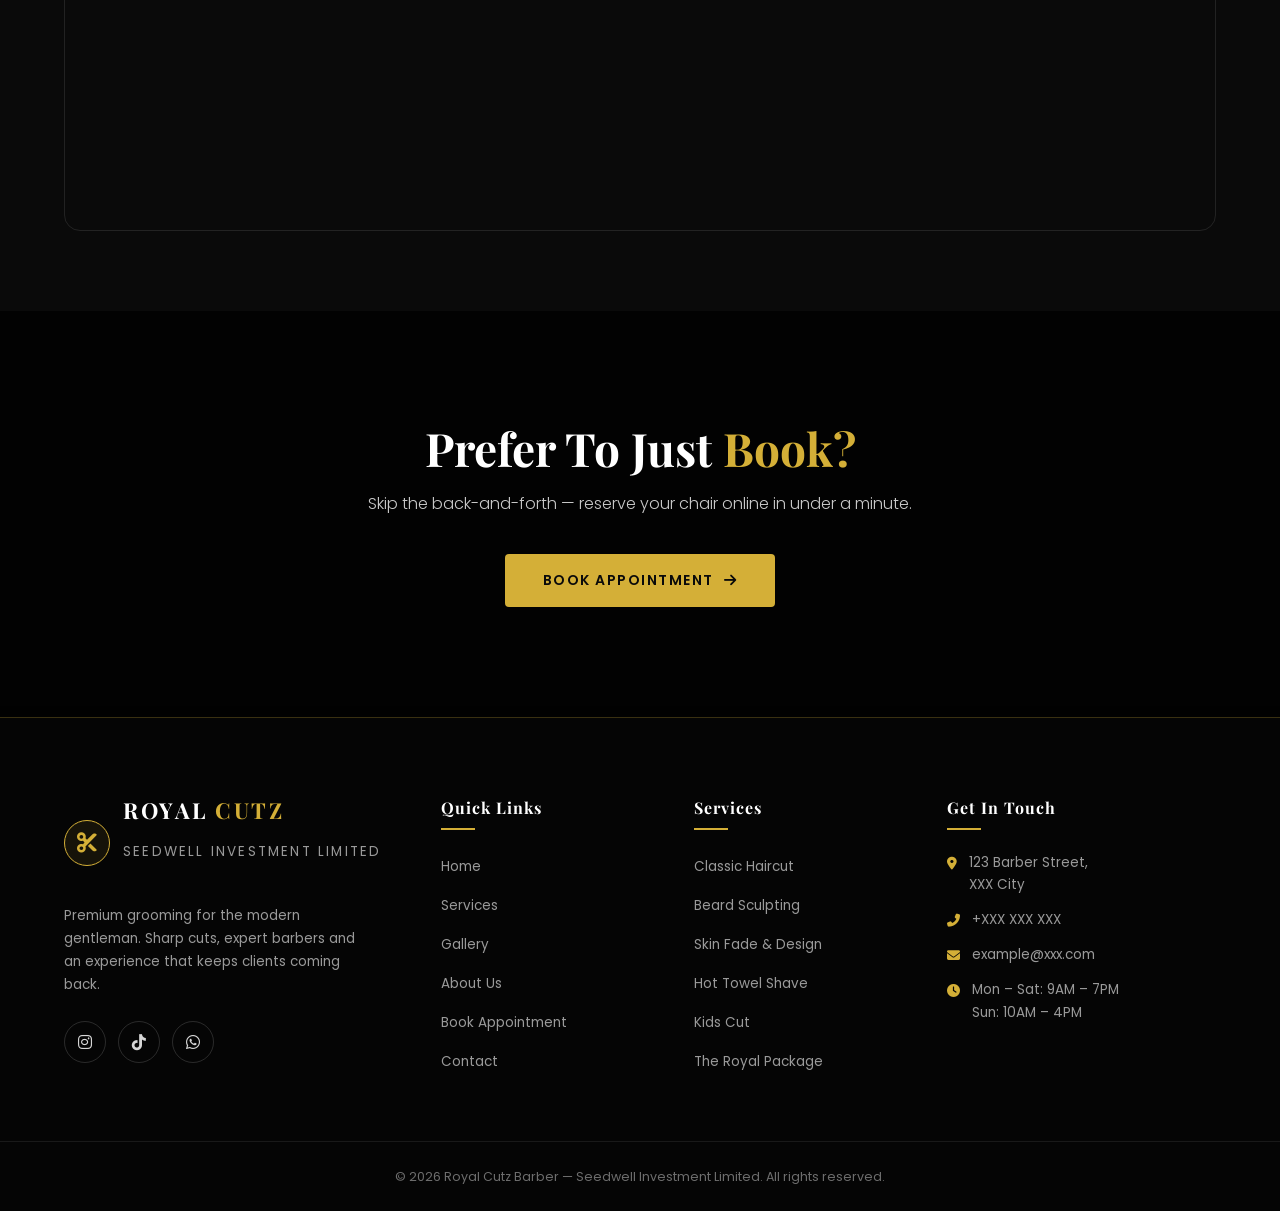
<file: contact.html>
<!DOCTYPE html>
<html lang="en">
<head>
    <meta charset="UTF-8">
    <meta name="viewport" content="width=device-width, initial-scale=1.0">
    <title>Contact Us — Royal Cutz | Premium Barbershop</title>
    <meta name="description" content="Get in touch with Royal Cutz — visit us, call, email or send a message. We're open six days a week and welcome walk-ins.">
    <meta name="theme-color" content="#0A0A0A">
    <meta property="og:title" content="Contact Us — Royal Cutz">
    <meta property="og:description" content="Visit, call or message Royal Cutz — we'd love to see you.">
    <meta property="og:image" content="assets/images/shop-front.jpg">
    <link rel="icon" type="image/svg+xml" href="assets/images/favicon.svg">
    <link rel="preconnect" href="https://fonts.googleapis.com">
    <link rel="preconnect" href="https://fonts.gstatic.com" crossorigin>
    <link href="https://fonts.googleapis.com/css2?family=Playfair+Display:wght@400;500;600;700;800&family=Poppins:wght@300;400;500;600;700&display=swap" rel="stylesheet">
    <link rel="stylesheet" href="https://cdnjs.cloudflare.com/ajax/libs/font-awesome/6.5.1/css/all.min.css">
    <link rel="stylesheet" href="assets/css/style.css">
</head>
<body>

    <div class="topbar">
        <div class="topbar-inner">
            <span><i class="fas fa-clock"></i>Mon – Sat: 9:00 AM – 7:00 PM &nbsp;|&nbsp; Sun: 10:00 AM – 4:00 PM</span>
            <span class="tb-right">
                <a href="tel:XXXXXXXXXXX"><i class="fas fa-phone"></i>+XXX XXX XXX</a>
                <a href="mailto:example@xxx.com" style="margin-left:22px"><i class="fas fa-envelope"></i>example@xxx.com</a>
            </span>
        </div>
    </div>

    <header class="site-header">
        <div class="nav-inner">
            <a href="index.html" class="brand">
                <span class="brand-icon"><i class="fas fa-cut"></i></span>
                <span><h1>ROYAL <span>CUTZ</span></h1><p>Seedwell Investment Limited</p></span>
            </a>
            <nav>
                <ul class="nav-links">
                    <li><a href="index.html">Home</a></li>
                    <li><a href="services.html">Services</a></li>
                    <li><a href="gallery.html">Gallery</a></li>
                    <li><a href="about.html">About</a></li>
                    <li><a href="booking.html">Book Now</a></li>
                    <li><a href="contact.html" class="active">Contact</a></li>
                </ul>
            </nav>
            <div class="nav-cta">
                <a href="tel:XXXXXXXXXXX" class="nav-phone"><i class="fas fa-phone-alt"></i><span>Call Us<small>+XXX XXX XXX</small></span></a>
                <a href="booking.html" class="btn btn-gold btn-sm">Book Now</a>
            </div>
            <button class="hamburger" id="hamburger" aria-label="Open menu"><span></span><span></span><span></span></button>
        </div>
    </header>

    <div class="mobile-menu" id="mobileMenu">
        <a href="index.html">Home</a>
        <a href="services.html">Services</a>
        <a href="gallery.html">Gallery</a>
        <a href="about.html">About</a>
        <a href="booking.html">Book Now</a>
        <a href="contact.html" class="active">Contact</a>
        <a href="booking.html" class="btn btn-gold mm-cta">Book Appointment</a>
        <div class="mm-social">
            <a href="#" aria-label="Instagram"><i class="fab fa-instagram"></i></a>
            <a href="#" aria-label="TikTok"><i class="fab fa-tiktok"></i></a>
            <a href="#" aria-label="WhatsApp"><i class="fab fa-whatsapp"></i></a>
        </div>
    </div>

    <!-- Page hero -->
    <section class="page-hero" style="background-image:url('assets/images/shop-front.jpg')">
        <div class="container">
            <div class="crumbs"><a href="index.html">Home</a><span class="sep">/</span><span>Contact</span></div>
            <h1>Contact <span>Us</span></h1>
            <p>Questions, bookings or just want to say hi — we'd love to hear from you.</p>
        </div>
    </section>

    <!-- Contact info + form -->
    <section class="section">
        <div class="container">
            <div class="contact-grid">
                <div class="reveal">
                    <div class="info-card">
                        <i class="fas fa-map-marker-alt"></i>
                        <div><h4>Visit Us</h4><p>123 Barber Street, XXX City</p><p style="font-size:12px;margin-top:4px">Free parking available nearby</p></div>
                    </div>
                    <div class="info-card">
                        <i class="fas fa-phone-alt"></i>
                        <div><h4>Call Us</h4><a href="tel:XXXXXXXXXXX">+XXX XXX XXX</a><a href="#" onclick="openWhatsApp(); return false;" style="margin-top:4px"><i class="fab fa-whatsapp" style="color:var(--green)"></i> WhatsApp us — we reply fast</a></div>
                    </div>
                    <div class="info-card">
                        <i class="fas fa-envelope"></i>
                        <div><h4>Email Us</h4><a href="mailto:example@xxx.com">example@xxx.com</a></div>
                    </div>
                    <div class="info-card">
                        <i class="fas fa-clock"></i>
                        <div><h4>Opening Hours</h4>
                            <p>Mon – Fri: 9:00 AM – 7:00 PM</p>
                            <p>Saturday: 9:00 AM – 7:00 PM</p>
                            <p>Sunday: 10:00 AM – 4:00 PM</p>
                        </div>
                    </div>
                    <div class="info-card">
                        <i class="fas fa-star"></i>
                        <div><h4>Follow Us</h4>
                            <p style="display:flex;gap:14px;margin-top:8px">
                                <a href="#" aria-label="Instagram"><i class="fab fa-instagram" style="font-size:20px"></i></a>
                                <a href="#" aria-label="TikTok"><i class="fab fa-tiktok" style="font-size:20px"></i></a>
                                <a href="#" aria-label="Facebook"><i class="fab fa-facebook-f" style="font-size:20px"></i></a>
                            </p>
                        </div>
                    </div>
                </div>

                <div class="form-card reveal reveal-delay-1">
                    <div class="section-head" style="text-align:left;margin:0 0 30px">
                        <span class="eyebrow">Send A Message</span>
                        <h2 style="font-size:30px">We'd Love To <span>Hear From You</span></h2>
                    </div>
                    <form id="contactForm" novalidate>
                        <div class="form-grid">
                            <div class="field">
                                <label for="cname"><i class="fas fa-user"></i>Name *</label>
                                <input type="text" id="cname" name="name" placeholder="Your name" required>
                            </div>
                            <div class="field">
                                <label for="cphone"><i class="fas fa-phone"></i>Phone</label>
                                <input type="tel" id="cphone" name="phone" placeholder="Your phone number">
                            </div>
                            <div class="field full">
                                <label for="cemail"><i class="fas fa-envelope"></i>Email *</label>
                                <input type="email" id="cemail" name="email" placeholder="you@example.com" required>
                            </div>
                            <div class="field full">
                                <label for="cmessage"><i class="fas fa-comment"></i>Message *</label>
                                <textarea id="cmessage" name="message" placeholder="How can we help?" required></textarea>
                            </div>
                        </div>
                        <button type="submit" class="btn btn-gold btn-block"><i class="fas fa-paper-plane"></i> Send Message</button>
                    </form>

                    <!-- Success panel -->
                    <div class="success-panel" id="contactSuccess">
                        <div class="success-icon"><i class="fas fa-check"></i></div>
                        <h3>Message Sent!</h3>
                        <p id="contactSuccessMsg">Thanks! Your message has been received.</p>
                        <button class="btn btn-outline" onclick="location.reload()"><i class="fas fa-redo"></i> Send Another</button>
                    </div>
                </div>
            </div>
        </div>
    </section>

    <!-- Map -->
    <section class="section section-tight" style="padding-top:0">
        <div class="container">
            <div class="map-wrap reveal">
                <!-- ✏️ Replace the q= coordinates below with your real address to show your exact location -->
                <iframe src="https://www.google.com/maps?q=Lusaka%2C%20Zambia&output=embed" title="Royal Cutz location map" loading="lazy" referrerpolicy="no-referrer-when-downgrade"></iframe>
            </div>
        </div>
    </section>

    <!-- CTA -->
    <section class="cta-banner">
        <div class="container reveal">
            <h2>Prefer To Just <span>Book?</span></h2>
            <p>Skip the back-and-forth — reserve your chair online in under a minute.</p>
            <div class="cta-actions">
                <a href="booking.html" class="btn btn-gold">Book Appointment <i class="fas fa-arrow-right"></i></a>
            </div>
        </div>
    </section>

    <footer class="site-footer">
        <div class="container">
            <div class="footer-grid">
                <div class="footer-brand">
                    <a href="index.html" class="brand"><span class="brand-icon"><i class="fas fa-cut"></i></span><span><h1>ROYAL <span>CUTZ</span></h1><p>Seedwell Investment Limited</p></span></a>
                    <p>Premium grooming for the modern gentleman. Sharp cuts, expert barbers and an experience that keeps clients coming back.</p>
                    <div class="footer-social">
                        <a href="#" aria-label="Instagram"><i class="fab fa-instagram"></i></a>
                        <a href="#" aria-label="TikTok"><i class="fab fa-tiktok"></i></a>
                        <a href="#" aria-label="WhatsApp"><i class="fab fa-whatsapp"></i></a>
                    </div>
                </div>
                <div class="footer-col">
                    <h4>Quick Links</h4>
                    <ul>
                        <li><a href="index.html">Home</a></li>
                        <li><a href="services.html">Services</a></li>
                        <li><a href="gallery.html">Gallery</a></li>
                        <li><a href="about.html">About Us</a></li>
                        <li><a href="booking.html">Book Appointment</a></li>
                        <li><a href="contact.html">Contact</a></li>
                    </ul>
                </div>
                <div class="footer-col">
                    <h4>Services</h4>
                    <ul>
                        <li><a href="services.html">Classic Haircut</a></li>
                        <li><a href="services.html">Beard Sculpting</a></li>
                        <li><a href="services.html">Skin Fade & Design</a></li>
                        <li><a href="services.html">Hot Towel Shave</a></li>
                        <li><a href="services.html">Kids Cut</a></li>
                        <li><a href="services.html">The Royal Package</a></li>
                    </ul>
                </div>
                <div class="footer-col">
                    <h4>Get In Touch</h4>
                    <ul class="footer-contact">
                        <li><i class="fas fa-map-marker-alt"></i><span>123 Barber Street,<br>XXX City</span></li>
                        <li><i class="fas fa-phone-alt"></i><a href="tel:XXXXXXXXXXX">+XXX XXX XXX</a></li>
                        <li><i class="fas fa-envelope"></i><a href="mailto:example@xxx.com">example@xxx.com</a></li>
                        <li><i class="fas fa-clock"></i><span>Mon – Sat: 9AM – 7PM<br>Sun: 10AM – 4PM</span></li>
                    </ul>
                </div>
            </div>
        </div>
        <div class="footer-bottom">
            <div class="container"><p>© <span data-year>2026</span> Royal Cutz Barber — Seedwell Investment Limited. All rights reserved.</p></div>
        </div>
    </footer>

    <a href="#" class="whatsapp-float" onclick="openWhatsApp(); return false;" aria-label="Chat on WhatsApp"><i class="fab fa-whatsapp"></i></a>
    <button class="to-top" id="toTop" aria-label="Back to top"><i class="fas fa-chevron-up"></i></button>

    <script src="assets/js/main.js"></script>
</body>
</html>
</file>
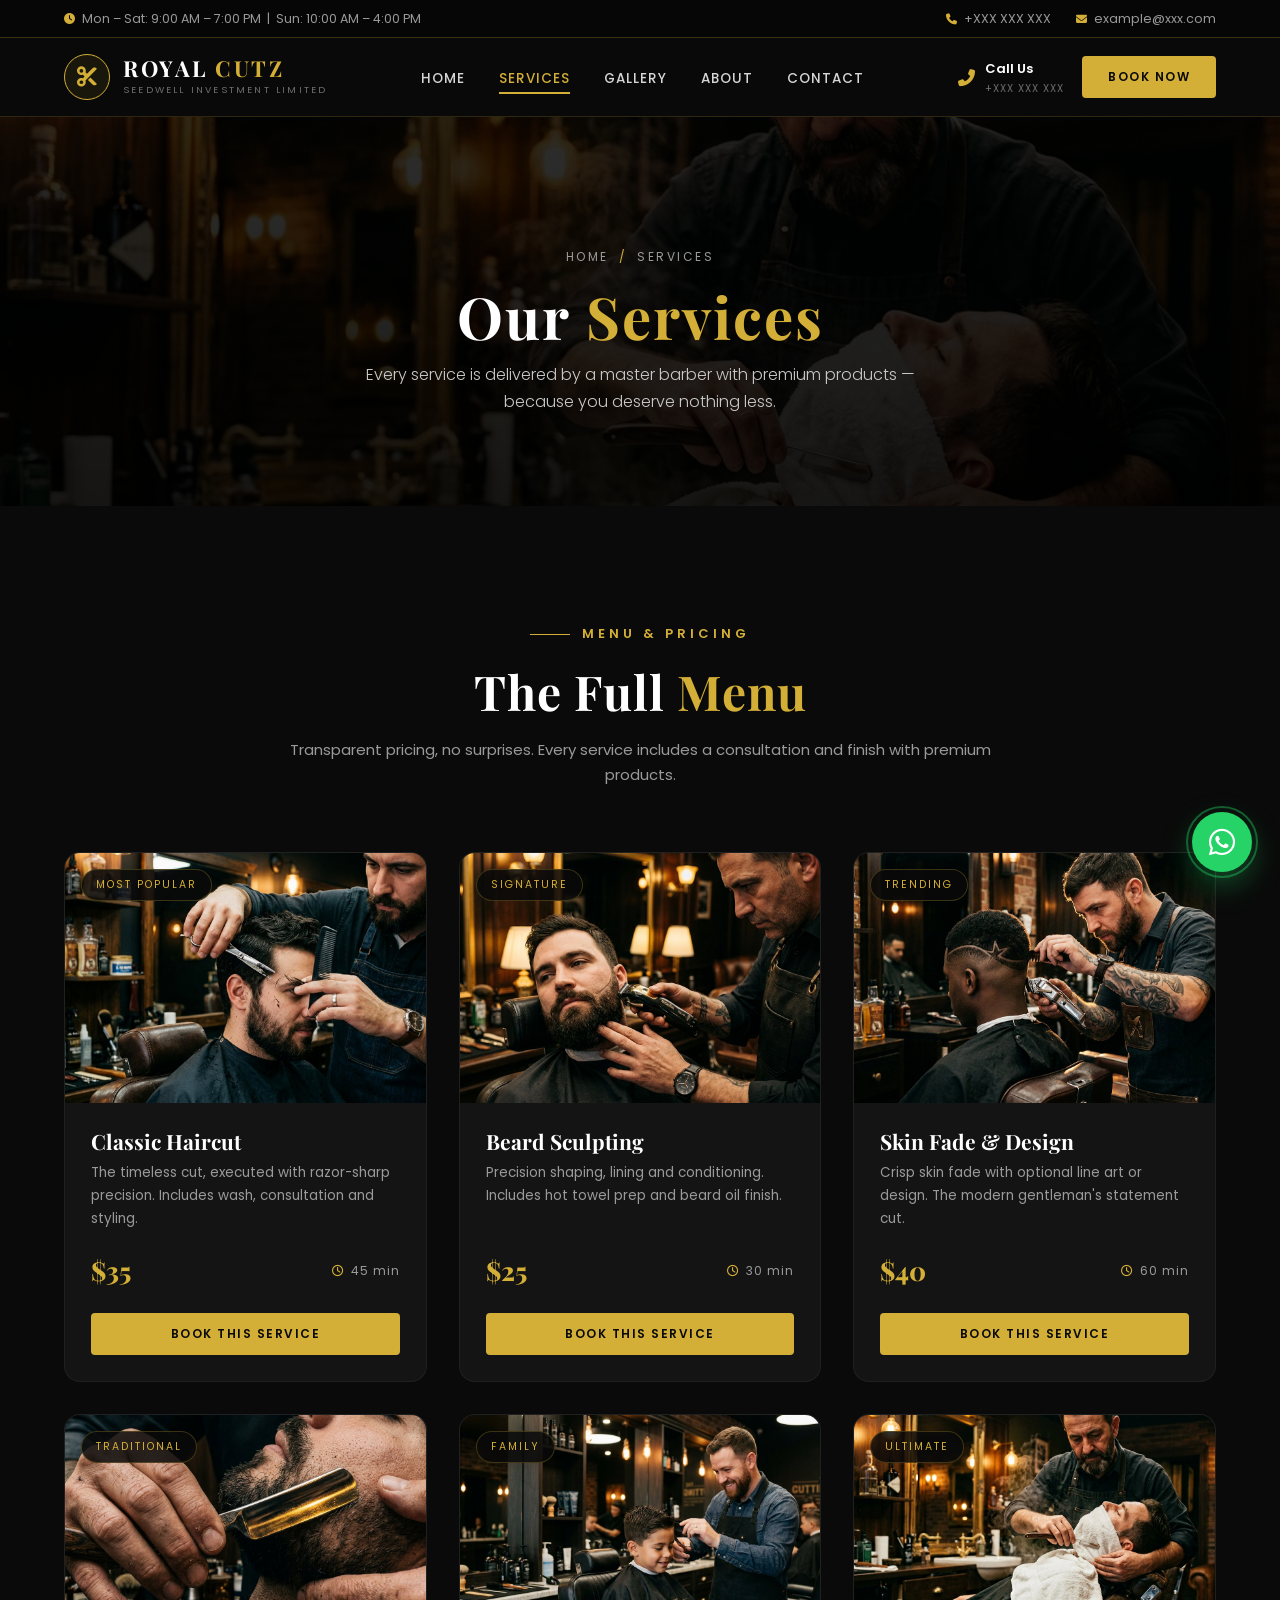
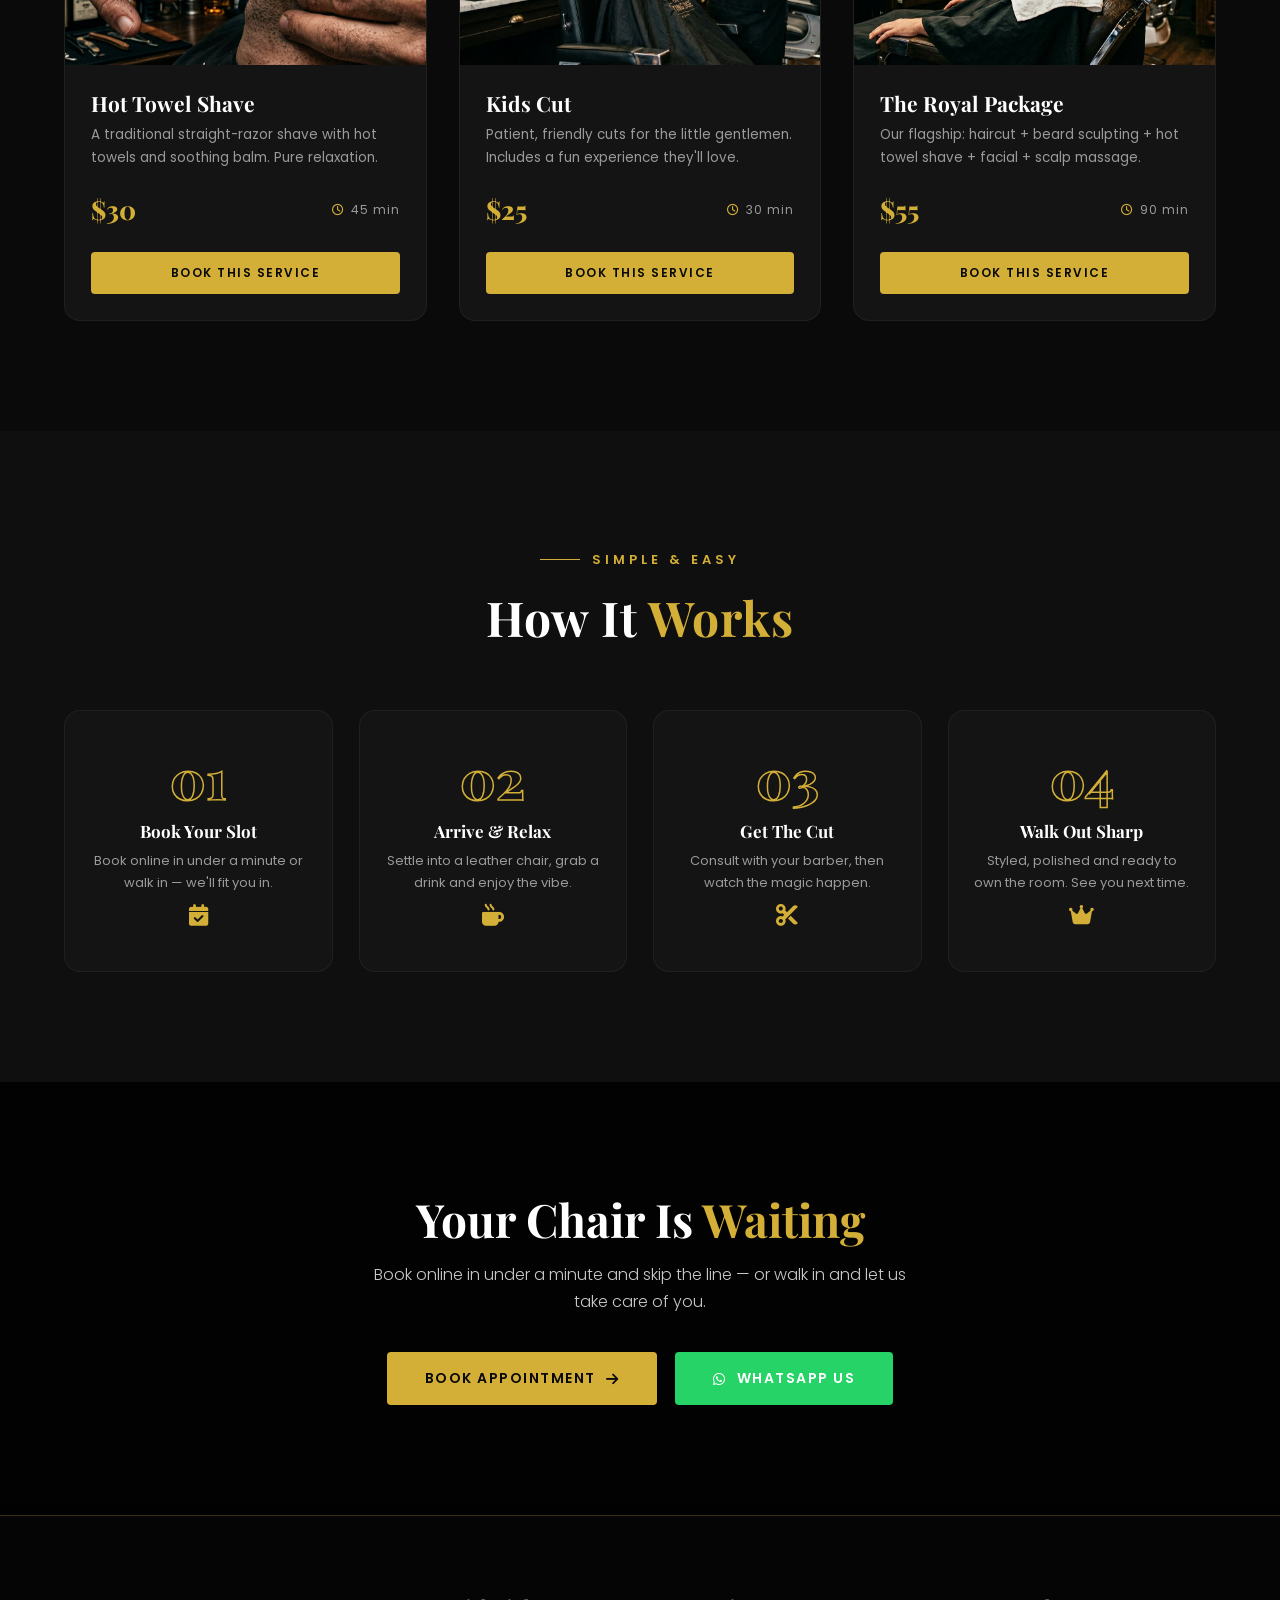
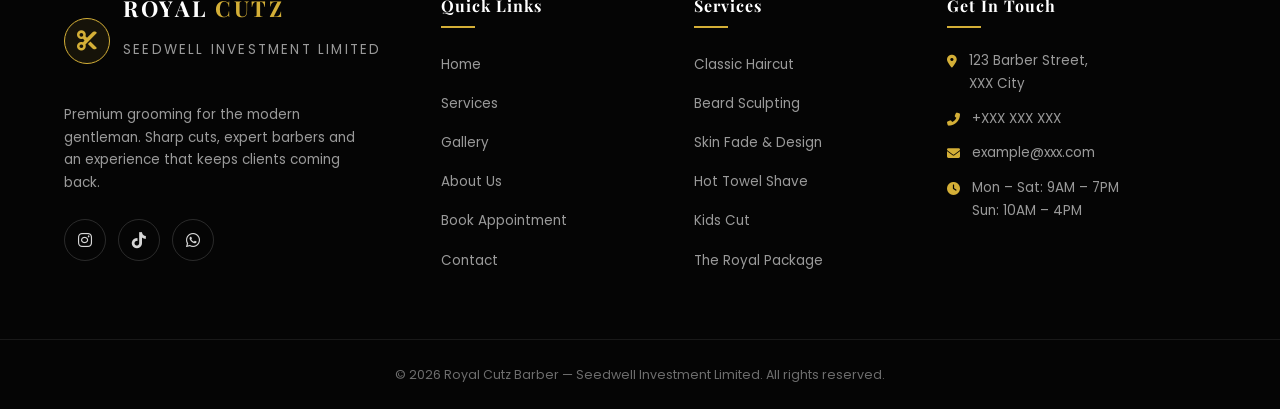
<file: services.html>
<!DOCTYPE html>
<html lang="en">
<head>
    <meta charset="UTF-8">
    <meta name="viewport" content="width=device-width, initial-scale=1.0">
    <title>Our Services — Royal Cutz | Premium Barbershop</title>
    <meta name="description" content="Explore Royal Cutz services: classic haircuts, beard sculpting, skin fades, hot towel shaves, kids cuts and the Royal Package. Book your appointment online.">
    <meta name="theme-color" content="#0A0A0A">
    <meta property="og:title" content="Our Services — Royal Cutz">
    <meta property="og:description" content="Classic haircuts, beard sculpting, fades, hot towel shaves and more.">
    <meta property="og:image" content="assets/images/hero.jpg">
    <link rel="icon" type="image/svg+xml" href="assets/images/favicon.svg">
    <link rel="preconnect" href="https://fonts.googleapis.com">
    <link rel="preconnect" href="https://fonts.gstatic.com" crossorigin>
    <link href="https://fonts.googleapis.com/css2?family=Playfair+Display:wght@400;500;600;700;800&family=Poppins:wght@300;400;500;600;700&display=swap" rel="stylesheet">
    <link rel="stylesheet" href="https://cdnjs.cloudflare.com/ajax/libs/font-awesome/6.5.1/css/all.min.css">
    <link rel="stylesheet" href="assets/css/style.css">
</head>
<body>

    <div class="topbar">
        <div class="topbar-inner">
            <span><i class="fas fa-clock"></i>Mon – Sat: 9:00 AM – 7:00 PM &nbsp;|&nbsp; Sun: 10:00 AM – 4:00 PM</span>
            <span class="tb-right">
                <a href="tel:XXXXXXXXXXX"><i class="fas fa-phone"></i>+XXX XXX XXX</a>
                <a href="mailto:example@xxx.com" style="margin-left:22px"><i class="fas fa-envelope"></i>example@xxx.com</a>
            </span>
        </div>
    </div>

    <header class="site-header">
        <div class="nav-inner">
            <a href="index.html" class="brand">
                <span class="brand-icon"><i class="fas fa-cut"></i></span>
                <span><h1>ROYAL <span>CUTZ</span></h1><p>Seedwell Investment Limited</p></span>
            </a>
            <nav>
                <ul class="nav-links">
                    <li><a href="index.html">Home</a></li>
                    <li><a href="services.html" class="active">Services</a></li>
                    <li><a href="gallery.html">Gallery</a></li>
                    <li><a href="about.html">About</a></li>
                    <li><a href="contact.html">Contact</a></li>
                </ul>
            </nav>
            <div class="nav-cta">
                <a href="tel:XXXXXXXXXXX" class="nav-phone"><i class="fas fa-phone-alt"></i><span>Call Us<small>+XXX XXX XXX</small></span></a>
                <a href="booking.html" class="btn btn-gold btn-sm">Book Now</a>
            </div>
            <button class="hamburger" id="hamburger" aria-label="Open menu"><span></span><span></span><span></span></button>
        </div>
    </header>

    <div class="mobile-menu" id="mobileMenu">
        <a href="index.html">Home</a>
        <a href="services.html" class="active">Services</a>
        <a href="gallery.html">Gallery</a>
        <a href="about.html">About</a>
        <a href="booking.html">Book Now</a>
        <a href="contact.html">Contact</a>
        <a href="booking.html" class="btn btn-gold mm-cta">Book Appointment</a>
        <div class="mm-social">
            <a href="#" aria-label="Instagram"><i class="fab fa-instagram"></i></a>
            <a href="#" aria-label="TikTok"><i class="fab fa-tiktok"></i></a>
            <a href="#" aria-label="WhatsApp"><i class="fab fa-whatsapp"></i></a>
        </div>
    </div>

    <!-- Page hero -->
    <section class="page-hero" style="background-image:url('assets/images/hot-towel-shave.jpg')">
        <div class="container">
            <div class="crumbs"><a href="index.html">Home</a><span class="sep">/</span><span>Services</span></div>
            <h1>Our <span>Services</span></h1>
            <p>Every service is delivered by a master barber with premium products — because you deserve nothing less.</p>
        </div>
    </section>

    <!-- Services list -->
    <section class="section">
        <div class="container">
            <div class="section-head reveal">
                <span class="eyebrow">Menu & Pricing</span>
                <h2>The Full <span>Menu</span></h2>
                <p>Transparent pricing, no surprises. Every service includes a consultation and finish with premium products.</p>
            </div>
            <div class="services-grid">
                <div class="service-card reveal">
                    <div class="service-media"><span class="service-tag">Most Popular</span><img src="assets/images/classic-haircut.jpg" alt="Classic haircut"></div>
                    <div class="service-info">
                        <h3>Classic Haircut</h3>
                        <p>The timeless cut, executed with razor-sharp precision. Includes wash, consultation and styling.</p>
                        <div class="service-meta"><span class="service-price">$35</span><span class="service-duration"><i class="far fa-clock"></i>45 min</span></div>
                        <button class="btn btn-gold" onclick="bookService('Classic Haircut')">Book This Service</button>
                    </div>
                </div>
                <div class="service-card reveal reveal-delay-1">
                    <div class="service-media"><span class="service-tag">Signature</span><img src="assets/images/beard-trim.jpg" alt="Beard sculpting"></div>
                    <div class="service-info">
                        <h3>Beard Sculpting</h3>
                        <p>Precision shaping, lining and conditioning. Includes hot towel prep and beard oil finish.</p>
                        <div class="service-meta"><span class="service-price">$25</span><span class="service-duration"><i class="far fa-clock"></i>30 min</span></div>
                        <button class="btn btn-gold" onclick="bookService('Beard Sculpting')">Book This Service</button>
                    </div>
                </div>
                <div class="service-card reveal reveal-delay-2">
                    <div class="service-media"><span class="service-tag">Trending</span><img src="assets/images/hair-design.jpg" alt="Skin fade with hair design"></div>
                    <div class="service-info">
                        <h3>Skin Fade & Design</h3>
                        <p>Crisp skin fade with optional line art or design. The modern gentleman's statement cut.</p>
                        <div class="service-meta"><span class="service-price">$40</span><span class="service-duration"><i class="far fa-clock"></i>60 min</span></div>
                        <button class="btn btn-gold" onclick="bookService('Skin Fade & Design')">Book This Service</button>
                    </div>
                </div>
                <div class="service-card reveal">
                    <div class="service-media"><span class="service-tag">Traditional</span><img src="assets/images/straight-razor.jpg" alt="Hot towel straight razor shave"></div>
                    <div class="service-info">
                        <h3>Hot Towel Shave</h3>
                        <p>A traditional straight-razor shave with hot towels and soothing balm. Pure relaxation.</p>
                        <div class="service-meta"><span class="service-price">$30</span><span class="service-duration"><i class="far fa-clock"></i>45 min</span></div>
                        <button class="btn btn-gold" onclick="bookService('Hot Towel Shave')">Book This Service</button>
                    </div>
                </div>
                <div class="service-card reveal reveal-delay-1">
                    <div class="service-media"><span class="service-tag">Family</span><img src="assets/images/kids-cut.jpg" alt="Kids haircut"></div>
                    <div class="service-info">
                        <h3>Kids Cut</h3>
                        <p>Patient, friendly cuts for the little gentlemen. Includes a fun experience they'll love.</p>
                        <div class="service-meta"><span class="service-price">$25</span><span class="service-duration"><i class="far fa-clock"></i>30 min</span></div>
                        <button class="btn btn-gold" onclick="bookService('Kids Cut')">Book This Service</button>
                    </div>
                </div>
                <div class="service-card reveal reveal-delay-2">
                    <div class="service-media"><span class="service-tag">Ultimate</span><img src="assets/images/hot-towel-shave.jpg" alt="The Royal Package"></div>
                    <div class="service-info">
                        <h3>The Royal Package</h3>
                        <p>Our flagship: haircut + beard sculpting + hot towel shave + facial + scalp massage.</p>
                        <div class="service-meta"><span class="service-price">$55</span><span class="service-duration"><i class="far fa-clock"></i>90 min</span></div>
                        <button class="btn btn-gold" onclick="bookService('The Royal Package')">Book This Service</button>
                    </div>
                </div>
            </div>
        </div>
    </section>

    <!-- How it works -->
    <section class="section section-alt">
        <div class="container">
            <div class="section-head reveal">
                <span class="eyebrow">Simple & Easy</span>
                <h2>How It <span>Works</span></h2>
            </div>
            <div class="steps-grid">
                <div class="step-card reveal"><div class="step-num"></div><h3>Book Your Slot</h3><p>Book online in under a minute or walk in — we'll fit you in.</p><i class="fas fa-calendar-check"></i></div>
                <div class="step-card reveal reveal-delay-1"><div class="step-num"></div><h3>Arrive & Relax</h3><p>Settle into a leather chair, grab a drink and enjoy the vibe.</p><i class="fas fa-mug-hot"></i></div>
                <div class="step-card reveal reveal-delay-2"><div class="step-num"></div><h3>Get The Cut</h3><p>Consult with your barber, then watch the magic happen.</p><i class="fas fa-cut"></i></div>
                <div class="step-card reveal reveal-delay-3"><div class="step-num"></div><h3>Walk Out Sharp</h3><p>Styled, polished and ready to own the room. See you next time.</p><i class="fas fa-crown"></i></div>
            </div>
        </div>
    </section>

    <!-- CTA -->
    <section class="cta-banner">
        <div class="container reveal">
            <h2>Your Chair Is <span>Waiting</span></h2>
            <p>Book online in under a minute and skip the line — or walk in and let us take care of you.</p>
            <div class="cta-actions">
                <a href="booking.html" class="btn btn-gold">Book Appointment <i class="fas fa-arrow-right"></i></a>
                <a href="#" class="btn btn-whatsapp" onclick="openWhatsApp(); return false;"><i class="fab fa-whatsapp"></i> WhatsApp Us</a>
            </div>
        </div>
    </section>

    <footer class="site-footer">
        <div class="container">
            <div class="footer-grid">
                <div class="footer-brand">
                    <a href="index.html" class="brand"><span class="brand-icon"><i class="fas fa-cut"></i></span><span><h1>ROYAL <span>CUTZ</span></h1><p>Seedwell Investment Limited</p></span></a>
                    <p>Premium grooming for the modern gentleman. Sharp cuts, expert barbers and an experience that keeps clients coming back.</p>
                    <div class="footer-social">
                        <a href="#" aria-label="Instagram"><i class="fab fa-instagram"></i></a>
                        <a href="#" aria-label="TikTok"><i class="fab fa-tiktok"></i></a>
                        <a href="#" aria-label="WhatsApp"><i class="fab fa-whatsapp"></i></a>
                    </div>
                </div>
                <div class="footer-col">
                    <h4>Quick Links</h4>
                    <ul>
                        <li><a href="index.html">Home</a></li>
                        <li><a href="services.html">Services</a></li>
                        <li><a href="gallery.html">Gallery</a></li>
                        <li><a href="about.html">About Us</a></li>
                        <li><a href="booking.html">Book Appointment</a></li>
                        <li><a href="contact.html">Contact</a></li>
                    </ul>
                </div>
                <div class="footer-col">
                    <h4>Services</h4>
                    <ul>
                        <li><a href="services.html">Classic Haircut</a></li>
                        <li><a href="services.html">Beard Sculpting</a></li>
                        <li><a href="services.html">Skin Fade & Design</a></li>
                        <li><a href="services.html">Hot Towel Shave</a></li>
                        <li><a href="services.html">Kids Cut</a></li>
                        <li><a href="services.html">The Royal Package</a></li>
                    </ul>
                </div>
                <div class="footer-col">
                    <h4>Get In Touch</h4>
                    <ul class="footer-contact">
                        <li><i class="fas fa-map-marker-alt"></i><span>123 Barber Street,<br>XXX City</span></li>
                        <li><i class="fas fa-phone-alt"></i><a href="tel:XXXXXXXXXXX">+XXX XXX XXX</a></li>
                        <li><i class="fas fa-envelope"></i><a href="mailto:example@xxx.com">example@xxx.com</a></li>
                        <li><i class="fas fa-clock"></i><span>Mon – Sat: 9AM – 7PM<br>Sun: 10AM – 4PM</span></li>
                    </ul>
                </div>
            </div>
        </div>
        <div class="footer-bottom">
            <div class="container"><p>© <span data-year>2026</span> Royal Cutz Barber — Seedwell Investment Limited. All rights reserved.</p></div>
        </div>
    </footer>

    <a href="#" class="whatsapp-float" onclick="openWhatsApp(); return false;" aria-label="Chat on WhatsApp"><i class="fab fa-whatsapp"></i></a>
    <button class="to-top" id="toTop" aria-label="Back to top"><i class="fas fa-chevron-up"></i></button>

    <script src="assets/js/main.js"></script>
</body>
</html>
</file>
<file: assets/css/style.css>
/* ============================================================
   ROYAL CUTZ — Seedwell Investment Limited
   Shared stylesheet for all pages
   ============================================================ */

:root {
  --bg: #0A0A0A;
  --bg-soft: #0F0F0F;
  --bg-card: #141414;
  --bg-elevated: #1A1A1A;
  --gold: #D4AF37;
  --gold-light: #E8C95A;
  --gold-dark: #A8872B;
  --white: #FFFFFF;
  --muted: #9A9A9A;
  --muted-dark: #6E6E6E;
  --green: #25D366;
  --border: rgba(212, 175, 55, 0.25);
  --radius: 16px;
  --shadow: 0 20px 50px rgba(0, 0, 0, 0.45);
  --font-head: 'Playfair Display', serif;
  --font-body: 'Poppins', sans-serif;
  --nav-h: 78px;
}

* { margin: 0; padding: 0; box-sizing: border-box; }

html { scroll-behavior: smooth; }

body {
  font-family: var(--font-body);
  background: var(--bg);
  color: var(--white);
  line-height: 1.7;
  -webkit-font-smoothing: antialiased;
  overflow-x: hidden;
}

h1, h2, h3, h4 { font-family: var(--font-head); line-height: 1.2; font-weight: 700; }
img { max-width: 100%; display: block; }
a { color: inherit; text-decoration: none; }
ul { list-style: none; }
::selection { background: var(--gold); color: #000; }

.container { max-width: 1200px; margin: 0 auto; padding: 0 24px; }

.section { padding: 110px 0; }
.section-alt { background: var(--bg-soft); }
.section-tight { padding: 80px 0; }

/* ---------- Eyebrow & headings ---------- */
.eyebrow {
  display: inline-flex; align-items: center; gap: 12px;
  color: var(--gold); font-size: 13px; font-weight: 600;
  letter-spacing: 4px; text-transform: uppercase; margin-bottom: 18px;
}
.eyebrow::before { content: ""; width: 40px; height: 1px; background: var(--gold); }

.section-head { text-align: center; max-width: 720px; margin: 0 auto 64px; }
.section-head h2 { font-size: clamp(32px, 5vw, 48px); letter-spacing: 1px; }
.section-head h2 em, .section-head h2 span { color: var(--gold); font-style: normal; }
.section-head p { color: var(--muted); margin-top: 16px; font-size: 15px; }
.section-head.center { margin-left: auto; margin-right: auto; }

/* ---------- Buttons ---------- */
.btn {
  display: inline-flex; align-items: center; justify-content: center; gap: 10px;
  padding: 15px 38px; font-weight: 600; font-size: 14px; letter-spacing: 1.5px;
  text-transform: uppercase; cursor: pointer; border: none; border-radius: 4px;
  transition: all 0.3s ease; font-family: var(--font-body);
}
.btn-gold { background: var(--gold); color: #0A0A0A; }
.btn-gold:hover { background: var(--gold-light); transform: translateY(-3px); box-shadow: 0 14px 30px rgba(212, 175, 55, 0.3); }
.btn-outline { background: transparent; color: var(--white); border: 1.5px solid rgba(255,255,255,0.35); }
.btn-outline:hover { border-color: var(--gold); color: var(--gold); transform: translateY(-3px); }
.btn-whatsapp { background: var(--green); color: #fff; }
.btn-whatsapp:hover { background: #1EBE57; transform: translateY(-3px); box-shadow: 0 14px 30px rgba(37, 211, 102, 0.25); }
.btn-block { width: 100%; }
.btn-sm { padding: 10px 22px; font-size: 12px; }

/* ---------- Top bar (contact strip) ---------- */
.topbar {
  background: #060606; border-bottom: 1px solid var(--border);
  font-size: 12.5px; color: var(--muted);
}
.topbar-inner {
  max-width: 1200px; margin: 0 auto; padding: 8px 24px;
  display: flex; justify-content: space-between; align-items: center; gap: 16px;
}
.topbar a { color: var(--muted); transition: color 0.3s; }
.topbar a:hover { color: var(--gold); }
.topbar i { color: var(--gold); margin-right: 7px; font-size: 11px; }

/* ---------- Header / nav ---------- */
.site-header {
  position: sticky; top: 0; z-index: 1000;
  background: rgba(10, 10, 10, 0.92); backdrop-filter: blur(14px);
  border-bottom: 1px solid rgba(212, 175, 55, 0.18);
  transition: box-shadow 0.3s ease;
}
.site-header.scrolled { box-shadow: 0 10px 40px rgba(0,0,0,0.55); }
.nav-inner {
  max-width: 1200px; margin: 0 auto; padding: 0 24px;
  display: flex; justify-content: space-between; align-items: center; height: var(--nav-h);
}
.brand { display: flex; align-items: center; gap: 13px; }
.brand-icon {
  width: 46px; height: 46px; border: 1.5px solid var(--gold); border-radius: 50%;
  display: flex; align-items: center; justify-content: center;
  color: var(--gold); font-size: 20px; background: rgba(212,175,55,0.08);
}
.brand h1 { font-size: 22px; letter-spacing: 2.5px; line-height: 1.1; }
.brand h1 span { color: var(--gold); }
.brand p { font-size: 9.5px; letter-spacing: 2.2px; color: var(--muted-dark); text-transform: uppercase; margin-top: 2px; }

.nav-links { display: flex; align-items: center; gap: 34px; }
.nav-links > li > a {
  position: relative; font-size: 13.5px; font-weight: 500; letter-spacing: 1px;
  color: #D6D6D6; text-transform: uppercase; transition: color 0.3s; padding: 6px 0;
}
.nav-links > li > a::after {
  content: ""; position: absolute; left: 0; bottom: 0; width: 0; height: 2px;
  background: var(--gold); transition: width 0.3s ease;
}
.nav-links > li > a:hover, .nav-links > li > a.active { color: var(--gold); }
.nav-links > li > a:hover::after, .nav-links > li > a.active::after { width: 100%; }

.nav-cta { display: flex; align-items: center; gap: 18px; }
.nav-cta .btn { padding: 11px 26px; font-size: 12px; }
.nav-phone { display: flex; align-items: center; gap: 10px; font-size: 13px; font-weight: 600; color: var(--white); }
.nav-phone i { color: var(--gold); font-size: 17px; }
.nav-phone small { display: block; font-size: 10px; color: var(--muted-dark); font-weight: 400; letter-spacing: 1px; }

.hamburger {
  display: none; cursor: pointer; background: none; border: none;
  width: 42px; height: 42px; flex-direction: column; align-items: center; justify-content: center; gap: 6px; z-index: 1003;
}
.hamburger span { display: block; width: 26px; height: 2.5px; background: var(--gold); transition: 0.35s ease; }
.hamburger.open span:nth-child(1) { transform: translateY(8.5px) rotate(45deg); }
.hamburger.open span:nth-child(2) { opacity: 0; }
.hamburger.open span:nth-child(3) { transform: translateY(-8.5px) rotate(-45deg); }

/* Mobile menu */
.mobile-menu {
  position: fixed; inset: 0; background: rgba(8, 8, 8, 0.98); backdrop-filter: blur(8px);
  display: flex; flex-direction: column; align-items: center; justify-content: center; gap: 8px;
  z-index: 1002; opacity: 0; visibility: hidden; transition: opacity 0.35s ease, visibility 0.35s ease;
}
.mobile-menu.open { opacity: 1; visibility: visible; }
.mobile-menu a {
  font-family: var(--font-head); font-size: 30px; color: var(--white); padding: 10px 0;
  transition: color 0.3s, transform 0.3s;
}
.mobile-menu a:hover, .mobile-menu a.active { color: var(--gold); transform: translateX(8px); }
.mobile-menu .mm-cta { margin-top: 22px; }
.mobile-menu .mm-social { display: flex; gap: 22px; margin-top: 30px; font-size: 22px; color: var(--muted); }
.mobile-menu .mm-social a:hover { color: var(--gold); }

/* ---------- Hero (home) ---------- */
.hero {
  min-height: calc(100vh - var(--nav-h)); position: relative;
  display: flex; align-items: center; justify-content: center; text-align: center;
  background: linear-gradient(rgba(0,0,0,0.72), rgba(0,0,0,0.82)), url("../images/hero.jpg") center/cover fixed no-repeat;
  padding: 120px 24px;
}
.hero-content { max-width: 860px; }
.hero-badge {
  display: inline-flex; align-items: center; gap: 10px;
  border: 1px solid var(--border); border-radius: 100px; padding: 9px 22px;
  font-size: 11.5px; letter-spacing: 3px; text-transform: uppercase; color: var(--gold);
  background: rgba(212, 175, 55, 0.08); margin-bottom: 30px;
}
.hero h1 { font-size: clamp(44px, 7.5vw, 86px); letter-spacing: 2px; margin-bottom: 22px; }
.hero h1 span { color: var(--gold); }
.hero p { font-size: clamp(15px, 2vw, 19px); color: #C9C9C9; font-weight: 300; max-width: 620px; margin: 0 auto 40px; }
.hero-actions { display: flex; gap: 18px; justify-content: center; flex-wrap: wrap; }
.hero-scroll {
  position: absolute; bottom: 30px; left: 50%; transform: translateX(-50%);
  color: var(--muted); font-size: 11px; letter-spacing: 3px; text-transform: uppercase;
  display: flex; flex-direction: column; align-items: center; gap: 8px;
}
.hero-scroll i { color: var(--gold); animation: bounce 2s infinite; font-size: 16px; }
@keyframes bounce { 0%, 100% { transform: translateY(0); } 50% { transform: translateY(8px); } }

/* ---------- Page hero (inner pages) ---------- */
.page-hero {
  position: relative; padding: 130px 24px 90px; text-align: center;
  background-size: cover; background-position: center;
  background-attachment: fixed;
}
.page-hero::before { content: ""; position: absolute; inset: 0; background: linear-gradient(rgba(0,0,0,0.82), rgba(0,0,0,0.9)); }
.page-hero .container { position: relative; }
.page-hero h1 { font-size: clamp(36px, 5.5vw, 58px); letter-spacing: 2px; margin: 14px 0 10px; }
.page-hero h1 span { color: var(--gold); }
.page-hero p { color: #C9C9C9; max-width: 620px; margin: 0 auto; font-weight: 300; }
.crumbs { display: flex; justify-content: center; gap: 10px; font-size: 12px; letter-spacing: 2.5px; text-transform: uppercase; color: var(--muted); }
.crumbs a:hover { color: var(--gold); }
.crumbs .sep { color: var(--gold); }

/* ---------- Stats ---------- */
.stats-bar { border-block: 1px solid var(--border); background: var(--bg-soft); }
.stats-grid {
  display: grid; grid-template-columns: repeat(4, 1fr); gap: 30px;
  padding: 55px 0; text-align: center;
}
.stat h3 { font-size: 46px; color: var(--gold); font-weight: 800; }
.stat h3 sup { font-size: 22px; }
.stat p { color: var(--muted); font-size: 12.5px; letter-spacing: 2.5px; text-transform: uppercase; margin-top: 6px; }

/* ---------- Split (about preview) ---------- */
.split { display: grid; grid-template-columns: 1fr 1fr; gap: 70px; align-items: center; }
.split-media { position: relative; }
.split-media img { border-radius: var(--radius); box-shadow: var(--shadow); width: 100%; height: 480px; object-fit: cover; }
.split-media::after {
  content: ""; position: absolute; inset: 24px -24px -24px 24px;
  border: 1.5px solid var(--border); border-radius: var(--radius); z-index: -1;
}
.exp-badge {
  position: absolute; bottom: -28px; right: -20px;
  background: var(--gold); color: #0A0A0A; border-radius: var(--radius);
  padding: 22px 28px; text-align: center; box-shadow: var(--shadow);
}
.exp-badge strong { font-family: var(--font-head); font-size: 38px; display: block; line-height: 1; }
.exp-badge span { font-size: 11px; letter-spacing: 2px; text-transform: uppercase; font-weight: 600; }
.split-copy .eyebrow { margin-bottom: 14px; }
.split-copy h2 { font-size: clamp(30px, 4vw, 42px); margin-bottom: 20px; }
.split-copy h2 span { color: var(--gold); }
.split-copy p { color: var(--muted); margin-bottom: 18px; font-size: 15px; }
.split-list { margin: 26px 0 34px; display: grid; gap: 14px; }
.split-list li { display: flex; gap: 14px; align-items: flex-start; color: #D8D8D8; font-size: 15px; }
.split-list li i { color: var(--gold); margin-top: 5px; font-size: 14px; }
.split-list li strong { color: var(--white); }

/* ---------- Services ---------- */
.services-grid { display: grid; grid-template-columns: repeat(3, 1fr); gap: 32px; }
.service-card {
  background: var(--bg-card); border-radius: var(--radius); overflow: hidden;
  border: 1px solid rgba(255,255,255,0.05); transition: transform 0.4s ease, border-color 0.4s ease, box-shadow 0.4s ease;
  display: flex; flex-direction: column;
}
.service-card:hover { transform: translateY(-12px); border-color: var(--border); box-shadow: var(--shadow); }
.service-media { position: relative; overflow: hidden; height: 250px; }
.service-media img { width: 100%; height: 100%; object-fit: cover; transition: transform 0.6s ease; }
.service-card:hover .service-media img { transform: scale(1.08); }
.service-tag {
  position: absolute; top: 16px; left: 16px; z-index: 2;
  background: rgba(10,10,10,0.85); border: 1px solid var(--border); color: var(--gold);
  font-size: 10.5px; letter-spacing: 2px; text-transform: uppercase; padding: 6px 14px; border-radius: 100px;
}
.service-info { padding: 26px; display: flex; flex-direction: column; flex-grow: 1; }
.service-info h3 { font-size: 21px; margin-bottom: 8px; }
.service-info p { color: var(--muted); font-size: 13.5px; flex-grow: 1; }
.service-meta { display: flex; align-items: center; justify-content: space-between; margin: 18px 0 20px; }
.service-price { font-family: var(--font-head); font-size: 26px; color: var(--gold); font-weight: 800; }
.service-price small { font-size: 12px; color: var(--muted); font-family: var(--font-body); font-weight: 400; }
.service-duration { font-size: 12px; color: var(--muted); letter-spacing: 1px; }
.service-duration i { color: var(--gold); margin-right: 6px; }
.service-info .btn { width: 100%; padding: 12px; font-size: 12px; }

/* ---------- Features / why choose ---------- */
.features-grid { display: grid; grid-template-columns: repeat(3, 1fr); gap: 28px; }
.feature-card {
  background: var(--bg-card); border: 1px solid rgba(255,255,255,0.05);
  border-radius: var(--radius); padding: 38px 30px; transition: 0.35s ease; position: relative; overflow: hidden;
}
.feature-card::before {
  content: ""; position: absolute; top: 0; left: 0; right: 0; height: 3px;
  background: linear-gradient(90deg, var(--gold), transparent); opacity: 0; transition: opacity 0.35s;
}
.feature-card:hover { transform: translateY(-8px); border-color: var(--border); }
.feature-card:hover::before { opacity: 1; }
.feature-icon {
  width: 62px; height: 62px; border-radius: 50%; margin-bottom: 22px;
  background: rgba(212,175,55,0.1); border: 1px solid var(--border);
  display: flex; align-items: center; justify-content: center; font-size: 23px; color: var(--gold);
}
.feature-card h3 { font-size: 19px; margin-bottom: 10px; }
.feature-card p { color: var(--muted); font-size: 13.5px; }

/* ---------- Gallery ---------- */
.gallery-grid { display: grid; grid-template-columns: repeat(3, 1fr); gap: 22px; }
.gallery-item {
  position: relative; overflow: hidden; border-radius: var(--radius); cursor: pointer;
  height: 300px; display: block; border: none; background: none; padding: 0;
  font-family: var(--font-body); color: inherit; text-align: left; width: 100%;
}
.gallery-item img { width: 100%; height: 100%; object-fit: cover; transition: transform 0.6s ease; }
.gallery-item::after {
  content: ""; position: absolute; inset: 0;
  background: linear-gradient(to top, rgba(0,0,0,0.75), transparent 55%); opacity: 0; transition: opacity 0.4s;
}
.gallery-item:hover img { transform: scale(1.08); }
.gallery-item:hover::after { opacity: 1; }
.gallery-caption {
  position: absolute; bottom: 18px; left: 20px; z-index: 2; opacity: 0; transform: translateY(12px);
  transition: 0.4s ease; text-align: left;
}
.gallery-item:hover .gallery-caption { opacity: 1; transform: translateY(0); }
.gallery-caption h4 { font-size: 16px; }
.gallery-caption span { font-size: 11px; letter-spacing: 2px; text-transform: uppercase; color: var(--gold); }
.gallery-zoom {
  position: absolute; top: 16px; right: 16px; z-index: 2;
  width: 40px; height: 40px; border-radius: 50%; background: rgba(10,10,10,0.7);
  color: var(--gold); display: flex; align-items: center; justify-content: center;
  opacity: 0; transform: scale(0.7); transition: 0.35s ease;
}
.gallery-item:hover .gallery-zoom { opacity: 1; transform: scale(1); }

/* Lightbox */
.lightbox {
  position: fixed; inset: 0; z-index: 2000; background: rgba(0,0,0,0.94);
  display: flex; align-items: center; justify-content: center;
  opacity: 0; visibility: hidden; transition: 0.35s ease;
}
.lightbox.open { opacity: 1; visibility: visible; }
.lightbox img { max-width: 90vw; max-height: 82vh; border-radius: 8px; box-shadow: var(--shadow); }
.lb-caption { position: absolute; bottom: 34px; left: 50%; transform: translateX(-50%); color: #CCC; font-size: 13px; letter-spacing: 1px; text-align: center; }
.lb-btn {
  position: absolute; background: rgba(255,255,255,0.06); border: 1px solid rgba(255,255,255,0.2);
  color: var(--white); width: 52px; height: 52px; border-radius: 50%; cursor: pointer;
  display: flex; align-items: center; justify-content: center; font-size: 19px; transition: 0.3s; z-index: 2;
}
.lb-btn:hover { background: var(--gold); color: #000; border-color: var(--gold); }
.lb-close { top: 26px; right: 26px; }
.lb-prev { left: 26px; top: 50%; transform: translateY(-50%); }
.lb-next { right: 26px; top: 50%; transform: translateY(-50%); }

/* ---------- Testimonials ---------- */
.testimonials-grid { display: grid; grid-template-columns: repeat(3, 1fr); gap: 28px; }
.testimonial-card {
  background: var(--bg-card); border: 1px solid rgba(255,255,255,0.05); border-radius: var(--radius);
  padding: 34px 30px; transition: 0.35s ease;
}
.testimonial-card:hover { border-color: var(--border); transform: translateY(-8px); }
.testimonial-stars { color: var(--gold); font-size: 14px; letter-spacing: 3px; margin-bottom: 16px; }
.testimonial-card blockquote { color: #D2D2D2; font-size: 14.5px; font-weight: 300; margin-bottom: 22px; }
.testimonial-author { display: flex; align-items: center; gap: 14px; }
.t-avatar {
  width: 46px; height: 46px; border-radius: 50%; background: rgba(212,175,55,0.15);
  border: 1px solid var(--border); display: flex; align-items: center; justify-content: center;
  font-family: var(--font-head); color: var(--gold); font-size: 17px; font-weight: 700;
}
.t-name { font-size: 14px; font-weight: 600; }
.t-role { font-size: 12px; color: var(--muted); }

/* ---------- Steps ---------- */
.steps-grid { display: grid; grid-template-columns: repeat(4, 1fr); gap: 26px; counter-reset: step; }
.step-card { text-align: center; padding: 40px 24px; background: var(--bg-card); border-radius: var(--radius); border: 1px solid rgba(255,255,255,0.05); transition: 0.35s; }
.step-card:hover { transform: translateY(-8px); border-color: var(--border); }
.step-num {
  counter-increment: step; font-family: var(--font-head); font-size: 54px; font-weight: 800;
  color: transparent; -webkit-text-stroke: 1.5px var(--gold); line-height: 1; margin-bottom: 16px;
}
.step-num::after { content: counter(step, decimal-leading-zero); }
.step-card h3 { font-size: 17px; margin-bottom: 8px; }
.step-card p { color: var(--muted); font-size: 13px; }
.step-card i { color: var(--gold); font-size: 22px; margin-top: 10px; }

/* ---------- CTA banner ---------- */
.cta-banner {
  position: relative; text-align: center; overflow: hidden;
  background: linear-gradient(rgba(0,0,0,0.78), rgba(0,0,0,0.85)), url("../images/shop-front.jpg") center/cover fixed no-repeat;
  padding: 110px 24px;
}
.cta-banner h2 { font-size: clamp(30px, 4.5vw, 46px); margin-bottom: 14px; }
.cta-banner h2 span { color: var(--gold); }
.cta-banner p { color: #C9C9C9; max-width: 560px; margin: 0 auto 36px; font-weight: 300; }
.cta-actions { display: flex; gap: 18px; justify-content: center; flex-wrap: wrap; }

/* ---------- Forms ---------- */
.form-card { background: var(--bg-card); border: 1px solid rgba(255,255,255,0.06); border-radius: var(--radius); padding: 46px; }
.form-grid { display: grid; grid-template-columns: 1fr 1fr; gap: 0 24px; }
.field { margin-bottom: 20px; }
.field.full { grid-column: 1 / -1; }
.field label { display: block; font-size: 12px; letter-spacing: 1.5px; text-transform: uppercase; color: #BFBFBF; margin-bottom: 9px; font-weight: 500; }
.field label i { color: var(--gold); margin-right: 6px; }
.field input, .field select, .field textarea {
  width: 100%; padding: 14px 16px; background: var(--bg-elevated);
  border: 1px solid rgba(255,255,255,0.1); border-radius: 8px;
  color: var(--white); font-family: var(--font-body); font-size: 14px; transition: border-color 0.3s, box-shadow 0.3s;
  appearance: none;
}
.field select {
  background-image: url("data:image/svg+xml;charset=utf-8,%3Csvg xmlns='http://www.w3.org/2000/svg' width='12' height='8'%3E%3Cpath d='M1 1l5 5 5-5' stroke='%23D4AF37' stroke-width='2' fill='none' stroke-linecap='round'/%3E%3C/svg%3E");
  background-repeat: no-repeat; background-position: right 16px center; cursor: pointer;
}
.field input::placeholder, .field textarea::placeholder { color: #5E5E5E; }
.field input:focus, .field select:focus, .field textarea:focus { outline: none; border-color: var(--gold); box-shadow: 0 0 0 3px rgba(212,175,55,0.12); }
.field textarea { resize: vertical; min-height: 130px; }
.field.error input, .field.error select, .field.error textarea { border-color: #E74C3C; }
.field-note { font-size: 11.5px; color: var(--muted); margin-top: 6px; }

/* ---------- Success panel ---------- */
.success-panel {
  display: none; text-align: center; padding: 60px 30px;
  background: var(--bg-card); border: 1px solid rgba(37, 211, 102, 0.35); border-radius: var(--radius);
}
.success-panel.show { display: block; animation: fadeUp 0.5s ease; }
.success-icon {
  width: 84px; height: 84px; margin: 0 auto 26px; border-radius: 50%;
  background: rgba(37,211,102,0.12); border: 2px solid var(--green);
  display: flex; align-items: center; justify-content: center; font-size: 34px; color: var(--green);
}
.success-panel h3 { font-size: 28px; margin-bottom: 12px; }
.success-panel p { color: var(--muted); max-width: 480px; margin: 0 auto 26px; }
@keyframes fadeUp { from { opacity: 0; transform: translateY(24px); } to { opacity: 1; transform: translateY(0); } }

/* ---------- Booking layout ---------- */
.booking-layout { display: grid; grid-template-columns: 2fr 1fr; gap: 36px; align-items: start; }
.side-card { background: var(--bg-card); border: 1px solid rgba(255,255,255,0.06); border-radius: var(--radius); padding: 32px; margin-bottom: 24px; }
.side-card h3 { font-size: 19px; margin-bottom: 16px; }
.side-card h3 i { color: var(--gold); margin-right: 8px; }
.side-list li { display: flex; gap: 12px; padding: 10px 0; border-bottom: 1px solid rgba(255,255,255,0.06); font-size: 13.5px; color: #CFCFCF; align-items: flex-start; }
.side-list li:last-child { border-bottom: none; }
.side-list li i { color: var(--gold); margin-top: 4px; font-size: 13px; }
.hours-table { width: 100%; font-size: 13.5px; border-collapse: collapse; }
.hours-table td { padding: 10px 4px; border-bottom: 1px solid rgba(255,255,255,0.06); color: #CFCFCF; }
.hours-table td:last-child { text-align: right; color: var(--muted); }
.hours-table tr.today td { color: var(--gold); font-weight: 600; }

/* ---------- Contact ---------- */
.contact-grid { display: grid; grid-template-columns: 1fr 1.4fr; gap: 40px; align-items: start; }
.info-card {
  display: flex; gap: 20px; background: var(--bg-card); border: 1px solid rgba(255,255,255,0.05);
  border-radius: var(--radius); padding: 26px; margin-bottom: 18px; transition: 0.3s;
}
.info-card:hover { border-color: var(--border); transform: translateX(6px); }
.info-card i {
  width: 50px; height: 50px; min-width: 50px; border-radius: 50%; font-size: 18px;
  background: rgba(212,175,55,0.1); border: 1px solid var(--border); color: var(--gold);
  display: flex; align-items: center; justify-content: center;
}
.info-card h4 { font-size: 16px; margin-bottom: 4px; }
.info-card p, .info-card a { color: var(--muted); font-size: 13.5px; display: block; }
.info-card a:hover { color: var(--gold); }
.map-wrap { border-radius: var(--radius); overflow: hidden; border: 1px solid rgba(255,255,255,0.1); margin-top: 18px; position: relative; }
.map-wrap iframe { display: block; width: 100%; height: 340px; border: 0; filter: grayscale(1) invert(0.9) contrast(0.9); }

/* ---------- About extras ---------- */
.values-grid { display: grid; grid-template-columns: repeat(3, 1fr); gap: 26px; }
.value-card { text-align: center; padding: 42px 26px; }
.value-card i { font-size: 34px; color: var(--gold); margin-bottom: 18px; }
.value-card h3 { font-size: 19px; margin-bottom: 10px; }
.value-card p { color: var(--muted); font-size: 13.5px; }
.team-grid { display: grid; grid-template-columns: repeat(3, 1fr); gap: 28px; }
.team-card { background: var(--bg-card); border-radius: var(--radius); overflow: hidden; border: 1px solid rgba(255,255,255,0.05); transition: 0.35s; }
.team-card:hover { transform: translateY(-8px); border-color: var(--border); }
.team-card img { height: 300px; width: 100%; object-fit: cover; }
.team-info { padding: 22px; text-align: center; }
.team-info h3 { font-size: 18px; }
.team-info p { color: var(--gold); font-size: 12px; letter-spacing: 2px; text-transform: uppercase; margin-top: 5px; }

/* ---------- Marquee strip ---------- */
.marquee { background: var(--gold); color: #0A0A0A; overflow: hidden; padding: 16px 0; }
.marquee-track { display: flex; gap: 60px; white-space: nowrap; animation: marquee 26s linear infinite; width: max-content; }
.marquee-track span { font-size: 13px; font-weight: 600; letter-spacing: 3px; text-transform: uppercase; display: flex; align-items: center; gap: 60px; }
.marquee-track i { font-size: 9px; }
@keyframes marquee { from { transform: translateX(0); } to { transform: translateX(-50%); } }

/* ---------- Footer ---------- */
.site-footer { background: #050505; border-top: 1px solid var(--border); padding: 80px 0 0; }
.footer-grid { display: grid; grid-template-columns: 1.6fr 1fr 1fr 1.3fr; gap: 46px; padding-bottom: 54px; }
.footer-brand p { color: var(--muted); font-size: 13.5px; margin: 18px 0 24px; max-width: 300px; }
.footer-social { display: flex; gap: 12px; }
.footer-social a {
  width: 42px; height: 42px; border-radius: 50%; border: 1px solid rgba(255,255,255,0.15);
  display: flex; align-items: center; justify-content: center; color: #D6D6D6; transition: 0.3s;
}
.footer-social a:hover { background: var(--gold); border-color: var(--gold); color: #000; transform: translateY(-4px); }
.footer-col h4 { font-size: 16px; margin-bottom: 22px; letter-spacing: 1px; }
.footer-col h4::after { content: ""; display: block; width: 34px; height: 2px; background: var(--gold); margin-top: 10px; }
.footer-col ul li { margin-bottom: 12px; }
.footer-col ul a { color: var(--muted); font-size: 13.5px; transition: 0.3s; }
.footer-col ul a:hover { color: var(--gold); padding-left: 6px; }
.footer-contact li { display: flex; gap: 12px; color: var(--muted); font-size: 13.5px; margin-bottom: 14px; align-items: flex-start; }
.footer-contact i { color: var(--gold); margin-top: 5px; font-size: 13px; }
.footer-bottom { border-top: 1px solid rgba(255,255,255,0.08); padding: 24px 0; text-align: center; }
.footer-bottom p { font-size: 12.5px; color: var(--muted-dark); }
.footer-bottom a { color: var(--gold); }

/* ---------- WhatsApp float & back to top ---------- */
.whatsapp-float {
  position: fixed; bottom: 28px; right: 28px; z-index: 900;
  width: 60px; height: 60px; border-radius: 50%; background: var(--green);
  display: flex; align-items: center; justify-content: center; font-size: 30px; color: #fff;
  box-shadow: 0 12px 30px rgba(37, 211, 102, 0.35); transition: 0.3s;
}
.whatsapp-float:hover { transform: scale(1.1) rotate(8deg); }
.whatsapp-float::before {
  content: ""; position: absolute; inset: -6px; border-radius: 50%;
  border: 2px solid var(--green); opacity: 0.4; animation: pulse 2.2s infinite;
}
@keyframes pulse { 0% { transform: scale(0.85); opacity: 0.5; } 100% { transform: scale(1.25); opacity: 0; } }

.to-top {
  position: fixed; bottom: 28px; left: 28px; z-index: 900;
  width: 46px; height: 46px; border-radius: 50%; background: rgba(212,175,55,0.12);
  border: 1px solid var(--border); color: var(--gold); font-size: 16px; cursor: pointer;
  display: flex; align-items: center; justify-content: center;
  opacity: 0; visibility: hidden; transition: 0.35s;
}
.to-top.show { opacity: 1; visibility: visible; }
.to-top:hover { background: var(--gold); color: #000; }

/* ---------- Reveal animations ---------- */
.reveal { opacity: 0; transform: translateY(36px); transition: opacity 0.7s ease, transform 0.7s ease; }
.reveal.visible { opacity: 1; transform: translateY(0); }
.reveal-delay-1 { transition-delay: 0.1s; }
.reveal-delay-2 { transition-delay: 0.2s; }
.reveal-delay-3 { transition-delay: 0.3s; }

/* ---------- 404 ---------- */
.error-page { min-height: 70vh; display: flex; align-items: center; justify-content: center; text-align: center; padding: 100px 24px; }
.error-page h1 { font-size: clamp(80px, 16vw, 150px); color: transparent; -webkit-text-stroke: 2px var(--gold); line-height: 1; }
.error-page h2 { font-size: 30px; margin: 10px 0 16px; }
.error-page p { color: var(--muted); margin-bottom: 30px; }

/* ---------- Responsive ---------- */
@media (max-width: 1024px) {
  .services-grid, .features-grid, .testimonials-grid, .values-grid, .team-grid { grid-template-columns: repeat(2, 1fr); }
  .steps-grid { grid-template-columns: repeat(2, 1fr); }
  .gallery-grid { grid-template-columns: repeat(2, 1fr); }
  .footer-grid { grid-template-columns: 1fr 1fr; }
  .nav-phone, .nav-cta .btn { display: none; }
}

@media (max-width: 860px) {
  .nav-links, .nav-cta { display: none; }
  .hamburger { display: flex; }
  .topbar-inner .tb-right { display: none; }
  .topbar-inner { justify-content: center; }
  .split { grid-template-columns: 1fr; gap: 60px; }
  .booking-layout, .contact-grid { grid-template-columns: 1fr; }
  .form-grid { grid-template-columns: 1fr; }
  .stats-grid { grid-template-columns: repeat(2, 1fr); gap: 36px; }
  .exp-badge { right: 12px; bottom: -24px; }
  .hero { background-attachment: scroll; }
  .page-hero { background-attachment: scroll; }
  .cta-banner { background-attachment: scroll; }
}

@media (max-width: 600px) {
  .section { padding: 80px 0; }
  .services-grid, .features-grid, .testimonials-grid, .values-grid, .team-grid, .steps-grid { grid-template-columns: 1fr; }
  .gallery-grid { grid-template-columns: 1fr; }
  .gallery-item { height: 250px; }
  .form-card { padding: 28px 22px; }
  .stats-grid { grid-template-columns: repeat(2, 1fr); }
  .split-media img { height: 340px; }
  .footer-grid { grid-template-columns: 1fr; gap: 36px; }
  .hero { min-height: 92vh; }
}
</file>
